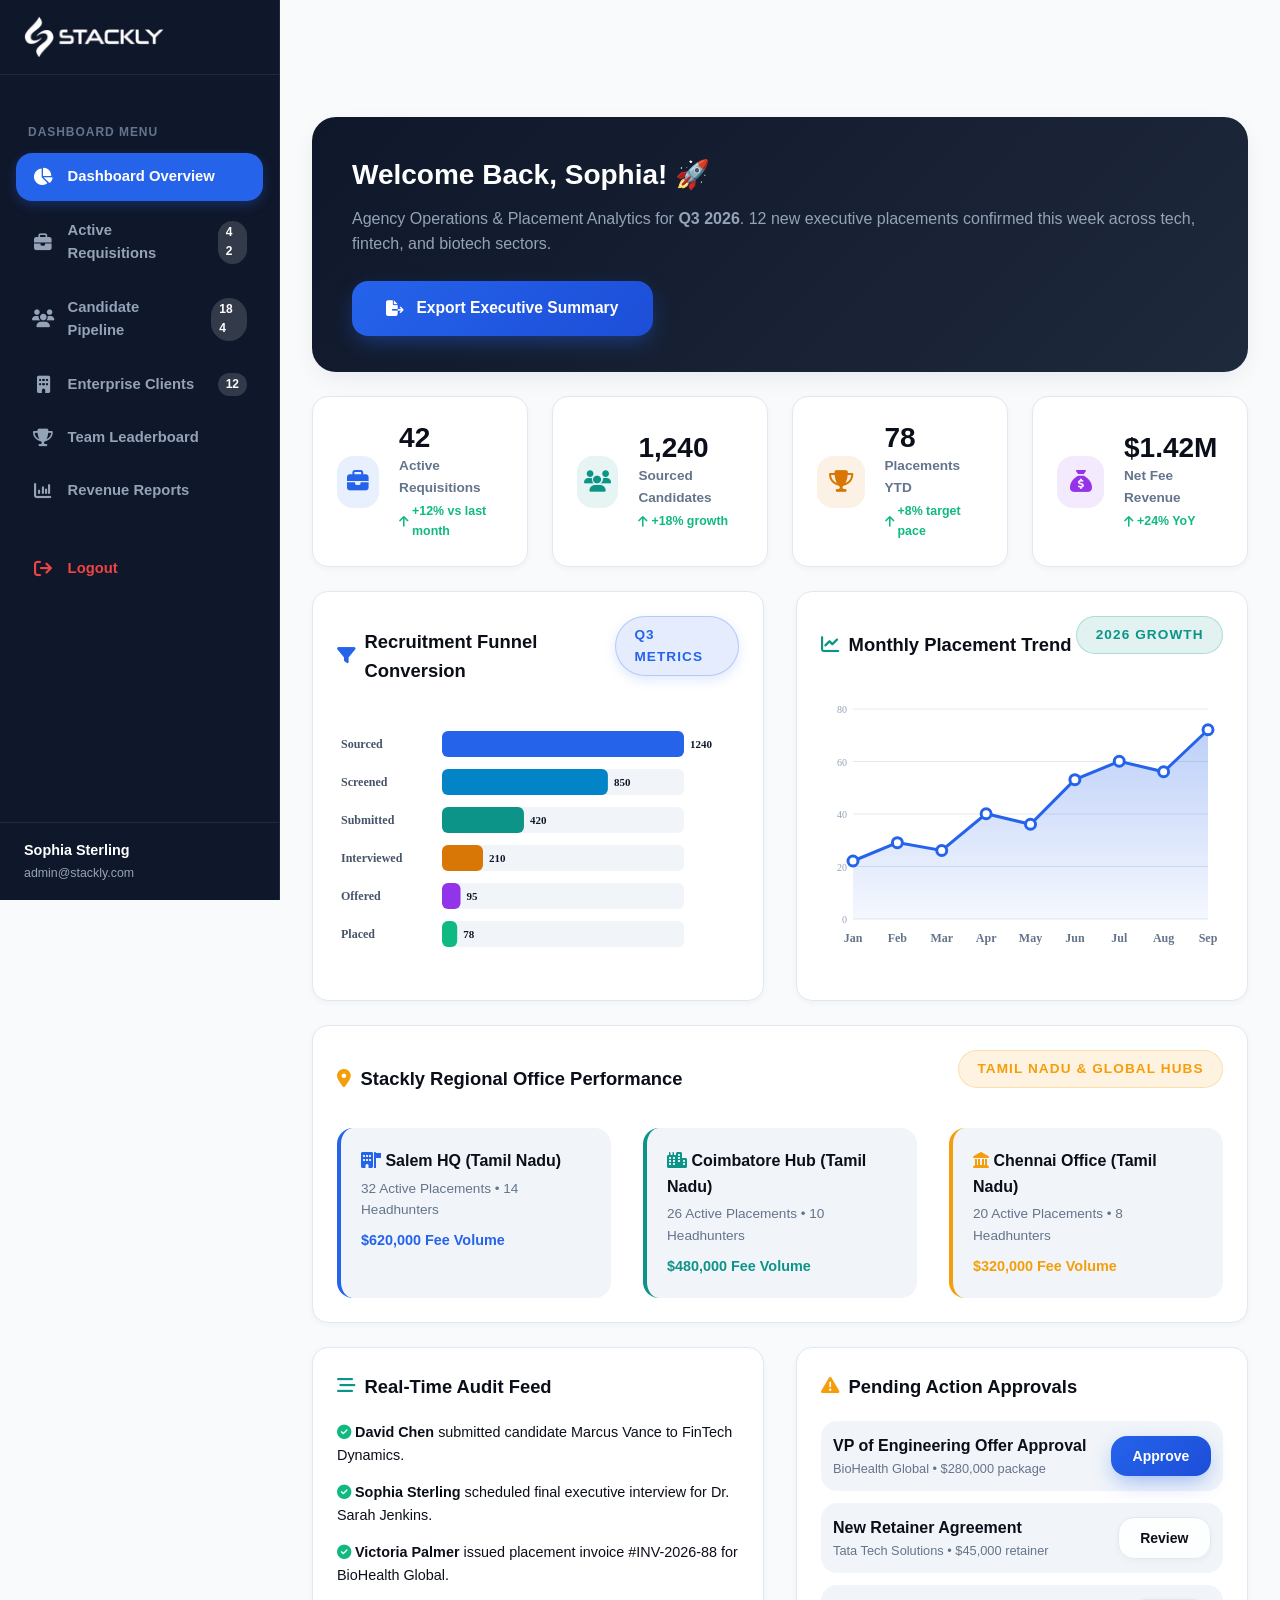
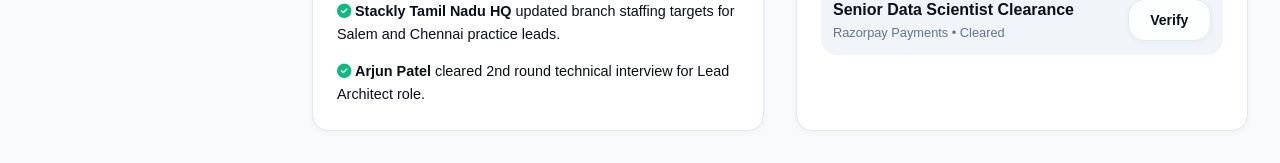
<file: admin-dashboard.html>
<!DOCTYPE html>
<html lang="en">
<head>
  <meta charset="UTF-8">
  <meta name="viewport" content="width=device-width, initial-scale=1.0">
  <meta name="description" content="Stackly Recruitment Agency - Enterprise Recruitment Agency Management Dashboard for Executive Directors and Agency Owners.">
  <title>Admin Dashboard | Stackly Recruitment Agency</title>

  <!-- Open Graph / Meta Tags for Social & Chat Link Previews -->
  <meta property="og:title" content="Admin Dashboard | Stackly Recruitment Agency">
  <meta property="og:description" content="Stackly Recruitment Agency - Enterprise Recruitment Agency Management Dashboard.">
  <meta property="og:image" content="assets/logo.webp">
  <meta property="og:type" content="website">
  <meta property="og:site_name" content="Stackly Recruitment Agency">

  <!-- Font Awesome 6 Icons -->
  <link rel="stylesheet" href="https://cdnjs.cloudflare.com/ajax/libs/font-awesome/6.5.1/css/all.min.css">
  
  <!-- Custom Stylesheets -->
  <link rel="stylesheet" href="assets/style.css">
  <link rel="stylesheet" href="assets/responsive.css">
  <link rel="stylesheet" href="assets/dashboard.css">
</head>
<body>

  <div class="dashboard-layout">
    <!-- SECTION 1: SIDEBAR NAVIGATION -->
    <aside class="dashboard-sidebar">
      <div class="sidebar-header">
        <a href="admin-dashboard.html" class="brand-logo">
          <img src="assets/logo.webp" alt="Stackly Logo" class="brand-logo-img">
        </a>
      </div>

      <nav class="sidebar-menu">
        <div class="sidebar-menu-label">Dashboard Menu</div>
        <a href="#overview" class="sidebar-item active"><i class="fa-solid fa-chart-pie"></i> Dashboard Overview</a>
        <a href="#jobs" class="sidebar-item"><i class="fa-solid fa-briefcase"></i> Active Requisitions <span class="sidebar-badge">42</span></a>
        <a href="#candidates" class="sidebar-item"><i class="fa-solid fa-users"></i> Candidate Pipeline <span class="sidebar-badge">184</span></a>
        <a href="#clients" class="sidebar-item"><i class="fa-solid fa-building"></i> Enterprise Clients <span class="sidebar-badge">12</span></a>
        <a href="#leaderboard" class="sidebar-item"><i class="fa-solid fa-trophy"></i> Team Leaderboard</a>
        <a href="#reports" class="sidebar-item"><i class="fa-solid fa-chart-column"></i> Revenue Reports</a>
        <a href="index.html" class="sidebar-item logout-btn" style="color: #EF4444; margin-top: 1.5rem;"><i class="fa-solid fa-arrow-right-from-bracket"></i> Logout</a>
      </nav>

      <div class="sidebar-footer">
        <div class="user-profile-widget">
          <div class="user-info">
            <div class="user-name">Sophia Sterling</div>
            <div class="user-email-display" style="font-size: 0.775rem; color: #94A3B8; word-break: break-all; margin-top: 0.15rem;">admin@stackly.com</div>
          </div>
        </div>
      </div>
    </aside>

    <!-- MAIN DASHBOARD CONTENT AREA -->
    <main class="dashboard-main">
      <div class="dashboard-body">

        <!-- =================================================================== -->
        <!-- 1. DASHBOARD OVERVIEW SECTION -->
        <!-- =================================================================== -->
        <div id="overview-wrapper">
          <section class="dash-banner" id="overview">
            <div class="dash-banner-content">
              <h2>Welcome Back, <span class="user-greeting-name">Sophia</span>! 🚀</h2>
              <p>Agency Operations & Placement Analytics for <strong>Q3 2026</strong>. 12 new executive placements confirmed this week across tech, fintech, and biotech sectors.</p>
            </div>
            <div class="dash-banner-actions">
              <button class="btn btn-primary" onclick="window.location.href='404.html'" data-quick-action="Generate Executive Summary Report">
                <i class="fa-solid fa-file-export"></i> Export Executive Summary
              </button>
            </div>
          </section>

          <!-- TOP KPIS ROW -->
          <section class="kpi-row" id="kpis" style="margin-top: 1.5rem;">
            <div class="kpi-card">
              <div class="kpi-icon kpi-icon-blue"><i class="fa-solid fa-briefcase"></i></div>
              <div>
                <div class="kpi-value">42</div>
                <div class="kpi-label">Active Requisitions</div>
                <div class="kpi-trend trend-up"><i class="fa-solid fa-arrow-up"></i> +12% vs last month</div>
              </div>
            </div>

            <div class="kpi-card">
              <div class="kpi-icon kpi-icon-teal"><i class="fa-solid fa-users"></i></div>
              <div>
                <div class="kpi-value">1,240</div>
                <div class="kpi-label">Sourced Candidates</div>
                <div class="kpi-trend trend-up"><i class="fa-solid fa-arrow-up"></i> +18% growth</div>
              </div>
            </div>

            <div class="kpi-card">
              <div class="kpi-icon kpi-icon-gold"><i class="fa-solid fa-trophy"></i></div>
              <div>
                <div class="kpi-value">78</div>
                <div class="kpi-label">Placements YTD</div>
                <div class="kpi-trend trend-up"><i class="fa-solid fa-arrow-up"></i> +8% target pace</div>
              </div>
            </div>

            <div class="kpi-card">
              <div class="kpi-icon kpi-icon-purple"><i class="fa-solid fa-sack-dollar"></i></div>
              <div>
                <div class="kpi-value">$1.42M</div>
                <div class="kpi-label">Net Fee Revenue</div>
                <div class="kpi-trend trend-up"><i class="fa-solid fa-arrow-up"></i> +24% YoY</div>
              </div>
            </div>
          </section>

          <!-- CHARTS SECTION: FUNNEL & TREND -->
          <div class="grid grid-2" style="margin-top: 1.5rem;">
            <section class="dash-card" id="funnel-section">
              <div class="dash-card-header">
                <h3 class="dash-card-title"><i class="fa-solid fa-filter" style="color: var(--primary-blue);"></i> Recruitment Funnel Conversion</h3>
                <span class="badge badge-primary">Q3 Metrics</span>
              </div>
              <div class="canvas-responsive">
                <canvas id="funnelChart" height="260"></canvas>
              </div>
            </section>

            <section class="dash-card" id="analytics-section">
              <div class="dash-card-header">
                <h3 class="dash-card-title"><i class="fa-solid fa-chart-line" style="color: var(--accent-teal);"></i> Monthly Placement Trend</h3>
                <span class="badge badge-teal">2026 Growth</span>
              </div>
              <div class="canvas-responsive">
                <canvas id="placementTrendChart" height="260"></canvas>
              </div>
            </section>
          </div>

          <!-- BRANCH OFFICE PERFORMANCE MATRIX -->
          <section class="dash-card" style="margin-top: 1.5rem;">
            <div class="dash-card-header">
              <h3 class="dash-card-title"><i class="fa-solid fa-location-dot" style="color: var(--accent-gold);"></i> Stackly Regional Office Performance</h3>
              <span class="badge badge-gold">Tamil Nadu & Global Hubs</span>
            </div>
            <div class="grid grid-3">
              <div style="background: var(--bg-alt); padding: 1.25rem; border-radius: var(--radius-md); border-left: 4px solid var(--primary-blue);">
                <h4 style="font-weight: 700; font-size: 1rem;"><i class="fa-solid fa-building-flag" style="color: var(--primary-blue);"></i> Salem HQ (Tamil Nadu)</h4>
                <p style="font-size: 0.85rem; color: var(--text-muted); margin-top: 0.25rem;">32 Active Placements • 14 Headhunters</p>
                <div style="margin-top: 0.5rem; font-weight: 700; color: var(--primary-blue); font-size: 0.9rem;">$620,000 Fee Volume</div>
              </div>
              <div style="background: var(--bg-alt); padding: 1.25rem; border-radius: var(--radius-md); border-left: 4px solid var(--accent-teal);">
                <h4 style="font-weight: 700; font-size: 1rem;"><i class="fa-solid fa-city" style="color: var(--accent-teal);"></i> Coimbatore Hub (Tamil Nadu)</h4>
                <p style="font-size: 0.85rem; color: var(--text-muted); margin-top: 0.25rem;">26 Active Placements • 10 Headhunters</p>
                <div style="margin-top: 0.5rem; font-weight: 700; color: var(--accent-teal); font-size: 0.9rem;">$480,000 Fee Volume</div>
              </div>
              <div style="background: var(--bg-alt); padding: 1.25rem; border-radius: var(--radius-md); border-left: 4px solid var(--accent-gold);">
                <h4 style="font-weight: 700; font-size: 1rem;"><i class="fa-solid fa-landmark" style="color: var(--accent-gold);"></i> Chennai Office (Tamil Nadu)</h4>
                <p style="font-size: 0.85rem; color: var(--text-muted); margin-top: 0.25rem;">20 Active Placements • 8 Headhunters</p>
                <div style="margin-top: 0.5rem; font-weight: 700; color: var(--accent-gold); font-size: 0.9rem;">$320,000 Fee Volume</div>
              </div>
            </div>
          </section>

          <!-- RECENT AUDIT FEED & ACTION ITEMS -->
          <div class="grid grid-2" style="margin-top: 1.5rem;">
            <section class="dash-card" id="activity-feed">
              <div class="dash-card-header">
                <h3 class="dash-card-title"><i class="fa-solid fa-stream" style="color: var(--accent-teal);"></i> Real-Time Audit Feed</h3>
              </div>
              <ul style="display: flex; flex-direction: column; gap: 0.85rem; font-size: 0.9rem; color: var(--text-dark);">
                <li><i class="fa-solid fa-circle-check" style="color: #10B981;"></i> <strong>David Chen</strong> submitted candidate Marcus Vance to FinTech Dynamics.</li>
                <li><i class="fa-solid fa-circle-check" style="color: #10B981;"></i> <strong>Sophia Sterling</strong> scheduled final executive interview for Dr. Sarah Jenkins.</li>
                <li><i class="fa-solid fa-circle-check" style="color: #10B981;"></i> <strong>Victoria Palmer</strong> issued placement invoice #INV-2026-88 for BioHealth Global.</li>
                <li><i class="fa-solid fa-circle-check" style="color: #10B981;"></i> <strong>Stackly Tamil Nadu HQ</strong> updated branch staffing targets for Salem and Chennai practice leads.</li>
                <li><i class="fa-solid fa-circle-check" style="color: #10B981;"></i> <strong>Arjun Patel</strong> cleared 2nd round technical interview for Lead Architect role.</li>
              </ul>
            </section>

            <section class="dash-card" id="urgent-actions">
              <div class="dash-card-header">
                <h3 class="dash-card-title"><i class="fa-solid fa-triangle-exclamation" style="color: var(--accent-gold);"></i> Pending Action Approvals</h3>
              </div>
              <div style="display: flex; flex-direction: column; gap: 0.75rem;">
                <div style="padding: 0.75rem; background: var(--bg-alt); border-radius: var(--radius-md); display: flex; justify-content: space-between; align-items: center;">
                  <div>
                    <strong>VP of Engineering Offer Approval</strong>
                    <div style="font-size: 0.8rem; color: var(--text-muted);">BioHealth Global • $280,000 package</div>
                  </div>
                  <button class="btn btn-primary btn-sm" onclick="window.location.href='404.html'" data-quick-action="Approve Offer">Approve</button>
                </div>
                <div style="padding: 0.75rem; background: var(--bg-alt); border-radius: var(--radius-md); display: flex; justify-content: space-between; align-items: center;">
                  <div>
                    <strong>New Retainer Agreement</strong>
                    <div style="font-size: 0.8rem; color: var(--text-muted);">Tata Tech Solutions • $45,000 retainer</div>
                  </div>
                  <button class="btn btn-outline btn-sm" onclick="window.location.href='404.html'" data-quick-action="Review Contract">Review</button>
                </div>
                <div style="padding: 0.75rem; background: var(--bg-alt); border-radius: var(--radius-md); display: flex; justify-content: space-between; align-items: center;">
                  <div>
                    <strong>Senior Data Scientist Clearance</strong>
                    <div style="font-size: 0.8rem; color: var(--text-muted);">Razorpay Payments • Cleared</div>
                  </div>
                  <button class="btn btn-outline btn-sm" onclick="window.location.href='404.html'" data-quick-action="Verify Clearance">Verify</button>
                </div>
              </div>
            </section>
          </div>
        </div>

        <!-- =================================================================== -->
        <!-- 2. ACTIVE REQUISITIONS SECTION -->
        <!-- =================================================================== -->
        <section class="dash-card" id="jobs">
          <div class="dash-card-header">
            <div>
              <h3 class="dash-card-title"><i class="fa-solid fa-list-check" style="color: var(--primary-blue);"></i> Active Client Requisitions (42 Total)</h3>
              <p style="font-size: 0.875rem; color: var(--text-muted); margin-top: 0.25rem;">Live employer requisitions under active headhunting and candidate screening.</p>
            </div>
            <button class="btn btn-primary btn-sm" onclick="window.location.href='404.html'" data-quick-action="Create New Requisition"><i class="fa-solid fa-plus"></i> Post Job Requisition</button>
          </div>

          <!-- Status Bar Filters -->
          <div style="display: flex; gap: 1rem; margin-bottom: 1.5rem; flex-wrap: wrap;">
            <div style="background: rgba(37, 99, 235, 0.08); padding: 0.6rem 1.25rem; border-radius: var(--radius-md); border: 1px solid rgba(37, 99, 235, 0.2); font-size: 0.875rem;">
              <strong style="color: var(--primary-blue);">24</strong> Sourcing Active
            </div>
            <div style="background: rgba(13, 148, 136, 0.08); padding: 0.6rem 1.25rem; border-radius: var(--radius-md); border: 1px solid rgba(13, 148, 136, 0.2); font-size: 0.875rem;">
              <strong style="color: var(--accent-teal);">12</strong> Interviewing
            </div>
            <div style="background: rgba(245, 158, 11, 0.08); padding: 0.6rem 1.25rem; border-radius: var(--radius-md); border: 1px solid rgba(245, 158, 11, 0.2); font-size: 0.875rem;">
              <strong style="color: var(--accent-gold);">4</strong> Offer Stage
            </div>
            <div style="background: rgba(16, 185, 129, 0.08); padding: 0.6rem 1.25rem; border-radius: var(--radius-md); border: 1px solid rgba(16, 185, 129, 0.2); font-size: 0.875rem;">
              <strong style="color: #10B981;">2</strong> Placements Closed
            </div>
          </div>

          <!-- Requisition Table -->
          <div class="table-responsive">
            <table class="dash-table">
              <thead>
                <tr>
                  <th>Job Title</th>
                  <th>Practice Area</th>
                  <th>Client Company</th>
                  <th>Lead Recruiter</th>
                  <th>Salary Range</th>
                  <th>Shortlisted</th>
                  <th>Status</th>
                  <th>Action</th>
                </tr>
              </thead>
              <tbody>
                <tr>
                  <td><strong>Principal AI & Cloud Architect</strong></td>
                  <td>Technology</td>
                  <td>FinTech Dynamics</td>
                  <td>David Chen</td>
                  <td>$210,000 - $240,000</td>
                  <td>14 candidates</td>
                  <td><span class="status-badge status-active">Interviewing</span></td>
                  <td><button class="btn btn-outline btn-sm" onclick="window.location.href='404.html'" data-quick-action="Manage Requisition">Manage</button></td>
                </tr>
                <tr>
                  <td><strong>VP of Global Engineering</strong></td>
                  <td>Technology</td>
                  <td>CloudScale Solutions</td>
                  <td>Sophia Sterling</td>
                  <td>$280,000 - $340,000</td>
                  <td>8 candidates</td>
                  <td><span class="status-badge status-pending">Offer Stage</span></td>
                  <td><button class="btn btn-outline btn-sm" onclick="window.location.href='404.html'" data-quick-action="Manage Requisition">Manage</button></td>
                </tr>
                <tr>
                  <td><strong>Chief Medical Officer (CMO)</strong></td>
                  <td>Healthcare</td>
                  <td>BioGenix Labs</td>
                  <td>Victoria Palmer</td>
                  <td>$420,000 - $500,000</td>
                  <td>5 candidates</td>
                  <td><span class="status-badge status-active">Sourcing</span></td>
                  <td><button class="btn btn-outline btn-sm" onclick="window.location.href='404.html'" data-quick-action="Manage Requisition">Manage</button></td>
                </tr>
                <tr>
                  <td><strong>Lead Quant Risk Strategist</strong></td>
                  <td>FinTech</td>
                  <td>Stackly Capital Partners</td>
                  <td>David Chen</td>
                  <td>$310,000 - $380,000</td>
                  <td>12 candidates</td>
                  <td><span class="status-badge status-active">Interviewing</span></td>
                  <td><button class="btn btn-outline btn-sm" onclick="window.location.href='404.html'" data-quick-action="Manage Requisition">Manage</button></td>
                </tr>
                <tr>
                  <td><strong>Director of Product Management</strong></td>
                  <td>SaaS</td>
                  <td>SaaSify Enterprise</td>
                  <td>Sophia Sterling</td>
                  <td>$220,000 - $260,000</td>
                  <td>9 candidates</td>
                  <td><span class="status-badge status-active">Sourcing</span></td>
                  <td><button class="btn btn-outline btn-sm" onclick="window.location.href='404.html'" data-quick-action="Manage Requisition">Manage</button></td>
                </tr>
                <tr>
                  <td><strong>Head of Cybersecurity (CISO)</strong></td>
                  <td>Cybersecurity</td>
                  <td>Tata Tech Solutions</td>
                  <td>Victoria Palmer</td>
                  <td>$290,000 - $350,000</td>
                  <td>7 candidates</td>
                  <td><span class="status-badge status-pending">Offer Stage</span></td>
                  <td><button class="btn btn-outline btn-sm" onclick="window.location.href='404.html'" data-quick-action="Manage Requisition">Manage</button></td>
                </tr>
              </tbody>
            </table>
          </div>
        </section>

        <!-- =================================================================== -->
        <!-- 3. CANDIDATE PIPELINE SECTION -->
        <!-- =================================================================== -->
        <section class="dash-card" id="candidates">
          <div class="dash-card-header">
            <div>
              <h3 class="dash-card-title"><i class="fa-solid fa-users" style="color: var(--accent-teal);"></i> Global Candidate Database & Pipeline (1,240 Total)</h3>
              <p style="font-size: 0.875rem; color: var(--text-muted); margin-top: 0.25rem;">Live candidate database search across tech, finance, and healthcare practices.</p>
            </div>
            <button class="btn btn-primary btn-sm" onclick="window.location.href='404.html'" data-quick-action="Add Candidate Profile"><i class="fa-solid fa-user-plus"></i> Import Resume Profile</button>
          </div>

          <div style="position: relative; margin-bottom: 1.5rem;">
            <input type="text" id="dash-table-search" placeholder="Search candidate by name, skill, location or target role..." class="form-control" style="padding-left: 2.75rem;" aria-label="Search candidate pipeline">
            <i class="fa-solid fa-magnifying-glass" style="position: absolute; left: 1rem; top: 50%; transform: translateY(-50%); color: var(--text-muted);"></i>
          </div>

          <div class="table-responsive">
            <table class="dash-table">
              <thead>
                <tr>
                  <th>Candidate Name</th>
                  <th>Current Title</th>
                  <th>Primary Skillset</th>
                  <th>Location</th>
                  <th>Match Score</th>
                  <th>Status</th>
                  <th>Action</th>
                </tr>
              </thead>
              <tbody>
                <tr>
                  <td><strong>Elena Rostova</strong></td>
                  <td>Staff AI Engineer</td>
                  <td>PyTorch, LLM Fine-Tuning, AWS</td>
                  <td>New York, USA</td>
                  <td><span style="color: #F59E0B;">★★★★★</span> 98%</td>
                  <td><span class="status-badge status-active">Shortlisted</span></td>
                  <td><button class="btn btn-outline btn-sm" onclick="window.location.href='404.html'" data-quick-action="View Profile">View Profile</button></td>
                </tr>
                <tr>
                  <td><strong>Marcus Vance</strong></td>
                  <td>VP Engineering</td>
                  <td>Go, Kubernetes, System Design</td>
                  <td>San Francisco, USA</td>
                  <td><span style="color: #F59E0B;">★★★★★</span> 95%</td>
                  <td><span class="status-badge status-pending">Interview Scheduled</span></td>
                  <td><button class="btn btn-outline btn-sm" onclick="window.location.href='404.html'" data-quick-action="View Profile">View Profile</button></td>
                </tr>
                <tr>
                  <td><strong>Dr. Sarah Jenkins</strong></td>
                  <td>Clinical Research Lead</td>
                  <td>Oncology, Clinical Trials, FDA</td>
                  <td>London, UK</td>
                  <td><span style="color: #F59E0B;">★★★★★</span> 97%</td>
                  <td><span class="status-badge status-active">Offer Extended</span></td>
                  <td><button class="btn btn-outline btn-sm" onclick="window.location.href='404.html'" data-quick-action="View Profile">View Profile</button></td>
                </tr>
                <tr>
                  <td><strong>Arjun Patel</strong></td>
                  <td>Lead Architect</td>
                  <td>React, Microservices, Node.js</td>
                  <td>Chennai, India</td>
                  <td><span style="color: #F59E0B;">★★★★☆</span> 90%</td>
                  <td><span class="status-badge status-active">Screening</span></td>
                  <td><button class="btn btn-outline btn-sm" onclick="window.location.href='404.html'" data-quick-action="View Profile">View Profile</button></td>
                </tr>
                <tr>
                  <td><strong>Vikram Sundaram</strong></td>
                  <td>Principal Cloud Engineer</td>
                  <td>DevOps, Terraform, Azure</td>
                  <td>Salem, India</td>
                  <td><span style="color: #F59E0B;">★★★★★</span> 94%</td>
                  <td><span class="status-badge status-active">Technical Round</span></td>
                  <td><button class="btn btn-outline btn-sm" onclick="window.location.href='404.html'" data-quick-action="View Profile">View Profile</button></td>
                </tr>
              </tbody>
            </table>
          </div>
        </section>

        <!-- =================================================================== -->
        <!-- 4. ENTERPRISE CLIENTS SECTION -->
        <!-- =================================================================== -->
        <section class="dash-card" id="clients">
          <div class="dash-card-header">
            <div>
              <h3 class="dash-card-title"><i class="fa-solid fa-building" style="color: var(--accent-gold);"></i> Enterprise Partner Accounts (12 Active Accounts)</h3>
              <p style="font-size: 0.875rem; color: var(--text-muted); margin-top: 0.25rem;">Corporate clients with active retainer search agreements.</p>
            </div>
            <button class="btn btn-primary btn-sm" onclick="window.location.href='404.html'" data-quick-action="Add Corporate Client"><i class="fa-solid fa-plus"></i> Onboard New Client</button>
          </div>

          <div class="grid grid-3">
            <div class="card">
              <h4 style="font-size: 1.1rem; font-weight: 800; color: var(--text-dark);">FinTech Dynamics</h4>
              <p class="card-desc">Retained Account • 6 Open Roles</p>
              <div style="font-size: 0.85rem; color: var(--primary-blue); font-weight: 700; margin-top: 0.5rem;">Lead: David Chen</div>
              <button class="btn btn-outline btn-sm" style="margin-top: 1rem; width: 100%;" onclick="window.location.href='404.html'" data-quick-action="View Client Account">Account Details</button>
            </div>
            <div class="card">
              <h4 style="font-size: 1.1rem; font-weight: 800; color: var(--text-dark);">CloudScale Solutions</h4>
              <p class="card-desc">Exclusive Account • 4 Open Roles</p>
              <div style="font-size: 0.85rem; color: var(--accent-teal); font-weight: 700; margin-top: 0.5rem;">Lead: Sophia Sterling</div>
              <button class="btn btn-outline btn-sm" style="margin-top: 1rem; width: 100%;" onclick="window.location.href='404.html'" data-quick-action="View Client Account">Account Details</button>
            </div>
            <div class="card">
              <h4 style="font-size: 1.1rem; font-weight: 800; color: var(--text-dark);">BioGenix Labs</h4>
              <p class="card-desc">Retained Account • 5 Open Roles</p>
              <div style="font-size: 0.85rem; color: var(--accent-gold); font-weight: 700; margin-top: 0.5rem;">Lead: Victoria Palmer</div>
              <button class="btn btn-outline btn-sm" style="margin-top: 1rem; width: 100%;" onclick="window.location.href='404.html'" data-quick-action="View Client Account">Account Details</button>
            </div>
          </div>
        </section>

        <!-- =================================================================== -->
        <!-- 5. TEAM LEADERBOARD SECTION -->
        <!-- =================================================================== -->
        <section class="dash-card" id="leaderboard">
          <div class="dash-card-header">
            <div>
              <h3 class="dash-card-title"><i class="fa-solid fa-trophy" style="color: var(--accent-gold);"></i> Headhunter Performance Leaderboard (Q3)</h3>
              <p style="font-size: 0.875rem; color: var(--text-muted); margin-top: 0.25rem;">Monthly placement totals and fee volume generated per recruiter.</p>
            </div>
            <button class="btn btn-outline btn-sm" onclick="window.location.href='404.html'" data-quick-action="View Full Rankings">Full Rankings</button>
          </div>

          <div class="table-responsive">
            <table class="dash-table">
              <thead>
                <tr>
                  <th>Rank</th>
                  <th>Recruiter Name</th>
                  <th>Practice Lead</th>
                  <th>Placements (Q3)</th>
                  <th>Fee Volume</th>
                  <th>Avg Time-to-Fill</th>
                </tr>
              </thead>
              <tbody>
                <tr>
                  <td><strong>#1 🏆</strong></td>
                  <td><strong>Sophia Sterling</strong></td>
                  <td>Executive Search</td>
                  <td>28 Hires</td>
                  <td><strong style="color: var(--primary-blue);">$680,000</strong></td>
                  <td>16 Days</td>
                </tr>
                <tr>
                  <td><strong>#2 🥈</strong></td>
                  <td><strong>David Chen</strong></td>
                  <td>AI & Engineering</td>
                  <td>24 Hires</td>
                  <td><strong style="color: var(--accent-teal);">$520,000</strong></td>
                  <td>18 Days</td>
                </tr>
                <tr>
                  <td><strong>#3 🥉</strong></td>
                  <td><strong>Victoria Palmer</strong></td>
                  <td>Healthcare & BioTech</td>
                  <td>18 Hires</td>
                  <td><strong style="color: var(--accent-gold);">$380,000</strong></td>
                  <td>21 Days</td>
                </tr>
              </tbody>
            </table>
          </div>
        </section>

        <!-- =================================================================== -->
        <!-- 6. REVENUE REPORTS SECTION -->
        <!-- =================================================================== -->
        <section class="dash-card" id="reports">
          <div class="dash-card-header">
            <div>
              <h3 class="dash-card-title"><i class="fa-solid fa-chart-column" style="color: var(--primary-blue);"></i> Agency Financial & Billing Summary</h3>
              <p style="font-size: 0.875rem; color: var(--text-muted); margin-top: 0.25rem;">Overview of invoices issued, retainer deposits, and net fees collected.</p>
            </div>
            <button class="btn btn-primary btn-sm" onclick="window.location.href='404.html'" data-quick-action="Download Revenue Report"><i class="fa-solid fa-file-pdf"></i> Download PDF Report</button>
          </div>

          <div class="grid grid-3">
            <div style="background: var(--bg-alt); padding: 1.5rem; border-radius: var(--radius-md); text-align: center;">
              <div style="font-size: 0.85rem; color: var(--text-muted); font-weight: 700; text-transform: uppercase;">Retainer Search Fees</div>
              <div style="font-size: 1.75rem; font-weight: 900; color: var(--primary-blue); margin: 0.5rem 0;">$820,000</div>
              <div style="font-size: 0.8rem; color: #10B981;">+18% Target Exceeded</div>
            </div>
            <div style="background: var(--bg-alt); padding: 1.5rem; border-radius: var(--radius-md); text-align: center;">
              <div style="font-size: 0.85rem; color: var(--text-muted); font-weight: 700; text-transform: uppercase;">Contingency Placements</div>
              <div style="font-size: 1.75rem; font-weight: 900; color: var(--accent-teal); margin: 0.5rem 0;">$440,000</div>
              <div style="font-size: 0.8rem; color: #10B981;">+12% vs Q2</div>
            </div>
            <div style="background: var(--bg-alt); padding: 1.5rem; border-radius: var(--radius-md); text-align: center;">
              <div style="font-size: 0.85rem; color: var(--text-muted); font-weight: 700; text-transform: uppercase;">Contract Staffing Margin</div>
              <div style="font-size: 1.75rem; font-weight: 900; color: var(--accent-gold); margin: 0.5rem 0;">$160,000</div>
              <div style="font-size: 0.8rem; color: #10B981;">+25% Recurring Margin</div>
            </div>
          </div>
        </section>

      </div>
    </main>
  </div>

  <script src="assets/main.js"></script>
  <script src="assets/auth.js"></script>
  <script src="assets/dashboard.js"></script>
</body>
</html>
</file>
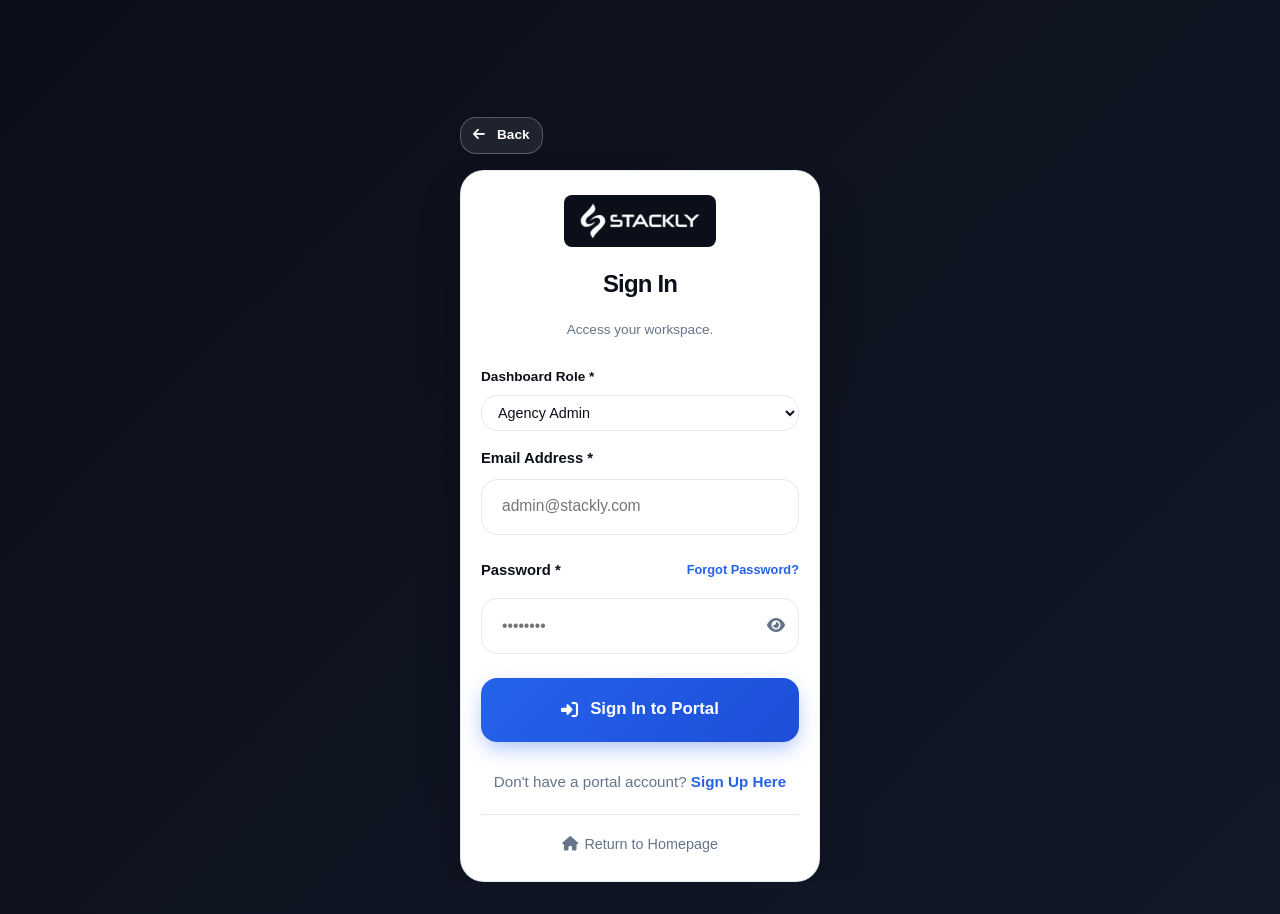
<file: login.html>
<!DOCTYPE html>
<html lang="en">
<head>
  <meta charset="UTF-8">
  <meta name="viewport" content="width=device-width, initial-scale=1.0">
  <meta name="description" content="Login to Stackly Recruitment Portal - Admin Dashboard or Recruiter Workspace.">
  <title>Login | Stackly Recruitment Agency</title>

  <!-- Open Graph / Meta Tags for Social & Chat Link Previews -->
  <meta property="og:title" content="Login | Stackly Recruitment Agency">
  <meta property="og:description" content="Login to Stackly Recruitment Portal - Admin Dashboard or Recruiter Workspace.">
  <meta property="og:image" content="assets/logo.webp">
  <meta property="og:type" content="website">
  <meta property="og:site_name" content="Stackly Recruitment Agency">
  <meta name="twitter:card" content="summary_large_image">
  <meta name="twitter:title" content="Login | Stackly Recruitment Agency">
  <meta name="twitter:description" content="Login to Stackly Recruitment Portal - Admin Dashboard or Recruiter Workspace.">
  <meta name="twitter:image" content="assets/logo.webp">

  <!-- Font Awesome 6 Icons -->
  <link rel="stylesheet" href="https://cdnjs.cloudflare.com/ajax/libs/font-awesome/6.5.1/css/all.min.css">
  
  <!-- Custom Stylesheets -->
  <link rel="stylesheet" href="assets/style.css">
  <link rel="stylesheet" href="assets/responsive.css">
</head>
<body style="background: linear-gradient(135deg, #0B0F19 0%, #111827 100%); min-height: 100vh; display: flex; align-items: center; justify-content: center; padding: 2rem 1rem;">

  <main style="width: 100%; display: flex; align-items: center; justify-content: center;">
    <div class="container container-narrow" style="max-width: 360px; padding: 0;">
      
      <!-- Top Back to Home Button -->
      <div style="margin-bottom: 1rem;">
        <a href="index.html" class="btn btn-outline btn-sm" style="color: #FFFFFF; border-color: rgba(255,255,255,0.25); background: rgba(255,255,255,0.08); padding: 0.4rem 0.75rem; font-size: 0.85rem;">
          <i class="fa-solid fa-arrow-left"></i> Back
        </a>
      </div>

      <div class="card" style="padding: 1.5rem 1.25rem; background-color: #FFFFFF; border-radius: var(--radius-lg); box-shadow: 0 25px 50px -12px rgba(0, 0, 0, 0.4);">
        <div class="text-center" style="margin-bottom: 1.5rem;">
          <a href="index.html" class="brand-logo" style="display: inline-block; margin-bottom: 1rem; background: #0B0F19; padding: 0.5rem 1rem; border-radius: 8px;">
            <img src="assets/logo.webp" alt="Stackly Logo" class="brand-logo-img" style="height: 36px; display: block;">
          </a>
          <h1 class="section-title" style="font-size: 1.5rem; margin-top: 0;">Sign In</h1>
          <p class="section-description" style="font-size: 0.85rem; margin-bottom: 0;">Access your workspace.</p>
        </div>

        <form id="login-form" novalidate>
          <div class="form-group" style="margin-bottom: 1rem;">
            <label class="form-label" style="font-size: 0.85rem;">Dashboard Role *</label>
            <select class="form-control" name="login-role" style="padding: 0.5rem 0.75rem; font-size: 0.9rem;" required>
              <option value="Admin">Agency Admin</option>
              <option value="Recruiter">Senior Recruiter</option>
            </select>
          </div>

          <div class="form-group">
            <label for="login-email" class="form-label">Email Address *</label>
            <input type="email" id="login-email" class="form-control" placeholder="admin@stackly.com" required>
            <div class="invalid-feedback">Please enter a valid email address.</div>
          </div>

          <div class="form-group">
            <div style="display: flex; justify-content: space-between; align-items: center; margin-bottom: 0.5rem;">
              <label for="login-password" class="form-label" style="margin-bottom: 0;">Password *</label>
              <a href="404.html" style="font-size: 0.8rem; color: var(--primary-blue); text-decoration: none; font-weight: 600;">Forgot Password?</a>
            </div>
            <div style="position: relative;">
              <input type="password" id="login-password" class="form-control" placeholder="••••••••" required>
              <button type="button" class="password-toggle-btn" aria-label="Toggle Password Visibility" style="position: absolute; right: 0.85rem; top: 50%; transform: translateY(-50%); color: var(--text-muted);">
                <i class="fa-solid fa-eye"></i>
              </button>
            </div>
            <div class="invalid-feedback">Password is required.</div>
          </div>



          <button type="submit" class="btn btn-primary btn-lg" style="width: 100%;">
            <i class="fa-solid fa-right-to-bracket"></i> Sign In to Portal
          </button>
        </form>

        <div class="text-center" style="margin-top: 1.75rem; font-size: 0.95rem; color: var(--text-muted);">
          Don't have a portal account? <a href="signup.html" style="color: var(--primary-blue); font-weight: 700;">Sign Up Here</a>
        </div>

        <div class="text-center" style="margin-top: 1.25rem; padding-top: 1rem; border-top: 1px solid var(--border-light);">
          <a href="index.html" style="color: var(--text-muted); font-size: 0.9rem; text-decoration: none; display: inline-flex; align-items: center; gap: 0.4rem;">
            <i class="fa-solid fa-house"></i> Return to Homepage
          </a>
        </div>

      </div>
    </div>
  </main>

  <script src="assets/main.js"></script>
  <script src="assets/auth.js"></script>
  <script src="assets/validation.js"></script>
</body>
</html>
</file>
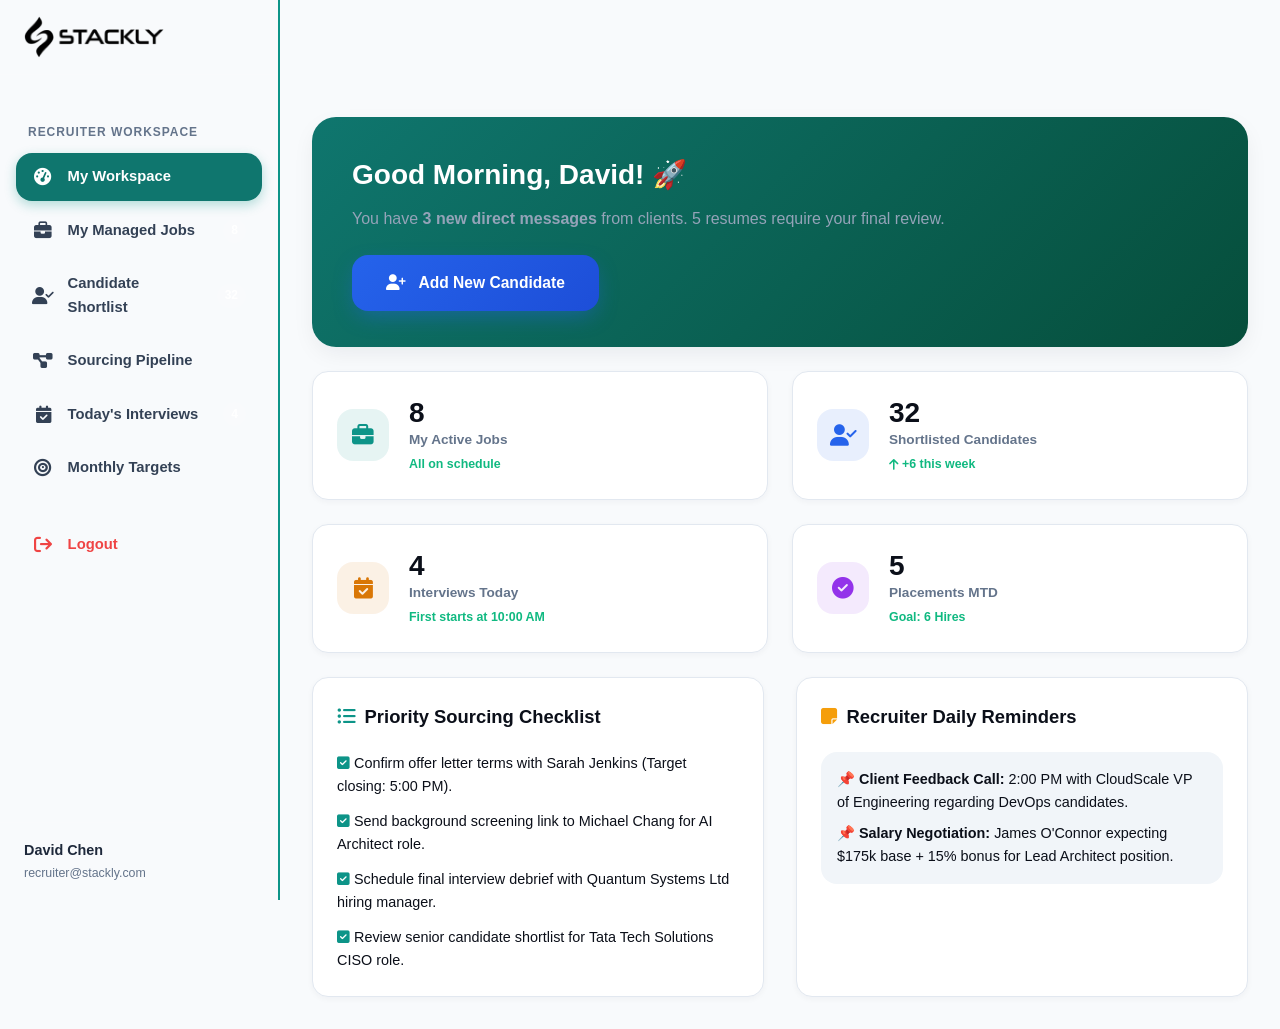
<file: recruiter-dashboard.html>
<!DOCTYPE html>
<html lang="en">
<head>
  <meta charset="UTF-8">
  <meta name="viewport" content="width=device-width, initial-scale=1.0">
  <meta name="description" content="Stackly Recruitment Agency - Recruiter Workspace Dashboard for Senior Headhunters and Staffing Consultants.">
  <title>Recruiter Workspace | Stackly Recruitment Agency</title>

  <!-- Open Graph / Meta Tags for Social & Chat Link Previews -->
  <meta property="og:title" content="Recruiter Workspace | Stackly Recruitment Agency">
  <meta property="og:description" content="Stackly Recruitment Agency - Recruiter Workspace Dashboard.">
  <meta property="og:image" content="assets/logo.webp">
  <meta property="og:type" content="website">
  <meta property="og:site_name" content="Stackly Recruitment Agency">

  <!-- Font Awesome 6 Icons -->
  <link rel="stylesheet" href="https://cdnjs.cloudflare.com/ajax/libs/font-awesome/6.5.1/css/all.min.css">
  
  <!-- Custom Stylesheets -->
  <link rel="stylesheet" href="assets/style.css">
  <link rel="stylesheet" href="assets/responsive.css">
  <link rel="stylesheet" href="assets/dashboard.css">
  
  <style>
    /* Recruiter Dashboard Unique Theme */
    .dashboard-sidebar {
      background-color: #F8FAFC !important;
      border-right: 1px solid #E2E8F0;
    }
    .dashboard-sidebar .brand-logo-img {
      filter: brightness(0);
    }
    .sidebar-menu-label {
      color: #64748B !important;
    }
    .sidebar-item {
      color: #334155 !important;
    }
    .sidebar-item:hover, .sidebar-item.active {
      background-color: #0F766E !important;
      color: #FFFFFF !important;
    }
    .user-name { color: #1E293B !important; }
    .user-email-display { color: #64748B !important; }
    .logout-btn { color: #EF4444 !important; }
    
    /* Restructure layout order */
    .dashboard-body {
      display: flex;
      flex-direction: column;
    }
    #welcome-wrapper { order: 1; }
    #interviews { order: 2; }
    #pipeline { order: 3; }
    #active-jobs { order: 4; }
    #shortlist { order: 5; }
    #targets { order: 6; }
    
    /* Modify specific sections */
    .dash-banner {
      background: linear-gradient(135deg, #0F766E 0%, #064E3B 100%) !important;
    }
  </style>
</head>
<body class="recruiter-theme">

  <div class="dashboard-layout">
    <!-- SECTION 1: RECRUITER SIDEBAR NAVIGATION -->
    <aside class="dashboard-sidebar">
      <div class="sidebar-header">
        <a href="recruiter-dashboard.html" class="brand-logo">
          <img src="assets/logo.webp" alt="Stackly Logo" class="brand-logo-img">
        </a>
      </div>

      <nav class="sidebar-menu">
        <div class="sidebar-menu-label">Recruiter Workspace</div>
        <a href="#welcome" class="sidebar-item active"><i class="fa-solid fa-gauge-high"></i> My Workspace</a>
        <a href="#active-jobs" class="sidebar-item"><i class="fa-solid fa-briefcase"></i> My Managed Jobs <span class="sidebar-badge">8</span></a>
        <a href="#shortlist" class="sidebar-item"><i class="fa-solid fa-user-check"></i> Candidate Shortlist <span class="sidebar-badge">32</span></a>
        <a href="#pipeline" class="sidebar-item"><i class="fa-solid fa-diagram-project"></i> Sourcing Pipeline</a>
        <a href="#interviews" class="sidebar-item"><i class="fa-solid fa-calendar-check"></i> Today's Interviews <span class="sidebar-badge">4</span></a>
        <a href="#targets" class="sidebar-item"><i class="fa-solid fa-bullseye"></i> Monthly Targets</a>
        <a href="index.html" class="sidebar-item logout-btn" style="color: #EF4444; margin-top: 1.5rem;"><i class="fa-solid fa-arrow-right-from-bracket"></i> Logout</a>
      </nav>

      <div class="sidebar-footer">
        <div class="user-profile-widget">
          <div class="user-info">
            <div class="user-name">David Chen</div>
            <div class="user-email-display" style="font-size: 0.775rem; color: #94A3B8; word-break: break-all; margin-top: 0.15rem;">recruiter@stackly.com</div>
          </div>
        </div>
      </div>
    </aside>

    <!-- MAIN RECRUITER CONTENT AREA -->
    <main class="dashboard-main">
      <div class="dashboard-body">

        <!-- =================================================================== -->
        <!-- 1. MY WORKSPACE SECTION -->
        <!-- =================================================================== -->
        <div id="welcome-wrapper">
          <section class="dash-banner" id="welcome">
            <div class="dash-banner-content">
              <h2>Good Morning, <span class="user-greeting-name">David</span>! 🚀</h2>
              <p>You have <strong>3 new direct messages</strong> from clients. 5 resumes require your final review.</p>
            </div>
            <div class="dash-banner-actions">
              <button class="btn btn-primary" style="background-color: var(--accent-teal);" onclick="window.location.href='404.html'" data-quick-action="Schedule New Candidate Screening">
                <i class="fa-solid fa-user-plus"></i> Add New Candidate
              </button>
            </div>
          </section>

          <!-- PERSONAL KPIS -->
          <section class="kpi-row" id="personal-kpis" style="margin-top: 1.5rem; display: grid; grid-template-columns: repeat(2, 1fr); gap: 1.5rem;">
            <div class="kpi-card">
              <div class="kpi-icon kpi-icon-teal"><i class="fa-solid fa-briefcase"></i></div>
              <div>
                <div class="kpi-value">8</div>
                <div class="kpi-label">My Active Jobs</div>
                <div class="kpi-trend trend-up">All on schedule</div>
              </div>
            </div>

            <div class="kpi-card">
              <div class="kpi-icon kpi-icon-blue"><i class="fa-solid fa-user-check"></i></div>
              <div>
                <div class="kpi-value">32</div>
                <div class="kpi-label">Shortlisted Candidates</div>
                <div class="kpi-trend trend-up"><i class="fa-solid fa-arrow-up"></i> +6 this week</div>
              </div>
            </div>

            <div class="kpi-card">
              <div class="kpi-icon kpi-icon-gold"><i class="fa-solid fa-calendar-check"></i></div>
              <div>
                <div class="kpi-value">4</div>
                <div class="kpi-label">Interviews Today</div>
                <div class="kpi-trend trend-up">First starts at 10:00 AM</div>
              </div>
            </div>

            <div class="kpi-card">
              <div class="kpi-icon kpi-icon-purple"><i class="fa-solid fa-circle-check"></i></div>
              <div>
                <div class="kpi-value">5</div>
                <div class="kpi-label">Placements MTD</div>
                <div class="kpi-trend trend-up">Goal: 6 Hires</div>
              </div>
            </div>
          </section>

          <!-- WORKFLOW CHECKLIST & QUICK NOTES -->
          <div class="grid grid-2" style="margin-top: 1.5rem;">
            <section class="dash-card">
              <div class="dash-card-header">
                <h3 class="dash-card-title"><i class="fa-solid fa-list-ul" style="color: var(--accent-teal);"></i> Priority Sourcing Checklist</h3>
              </div>
              <ul style="font-size: 0.9rem; display: flex; flex-direction: column; gap: 0.75rem; color: var(--text-dark);">
                <li><i class="fa-solid fa-square-check" style="color: var(--accent-teal);"></i> Confirm offer letter terms with Sarah Jenkins (Target closing: 5:00 PM).</li>
                <li><i class="fa-solid fa-square-check" style="color: var(--accent-teal);"></i> Send background screening link to Michael Chang for AI Architect role.</li>
                <li><i class="fa-solid fa-square-check" style="color: var(--accent-teal);"></i> Schedule final interview debrief with Quantum Systems Ltd hiring manager.</li>
                <li><i class="fa-solid fa-square-check" style="color: var(--accent-teal);"></i> Review senior candidate shortlist for Tata Tech Solutions CISO role.</li>
              </ul>
            </section>

            <section class="dash-card">
              <div class="dash-card-header">
                <h3 class="dash-card-title"><i class="fa-solid fa-note-sticky" style="color: var(--accent-gold);"></i> Recruiter Daily Reminders</h3>
              </div>
              <div style="background: var(--bg-alt); padding: 1rem; border-radius: var(--radius-md); font-size: 0.9rem; line-height: 1.6;">
                <p>📌 <strong>Client Feedback Call:</strong> 2:00 PM with CloudScale VP of Engineering regarding DevOps candidates.</p>
                <p style="margin-top: 0.5rem;">📌 <strong>Salary Negotiation:</strong> James O'Connor expecting $175k base + 15% bonus for Lead Architect position.</p>
              </div>
            </section>
          </div>
        </div>

        <!-- =================================================================== -->
        <!-- 2. MY MANAGED JOBS SECTION -->
        <!-- =================================================================== -->
        <section class="dash-card" id="active-jobs" style="margin-top: 1.5rem;">
          <div class="dash-card-header">
            <h3 class="dash-card-title"><i class="fa-solid fa-list-check" style="color: var(--primary-blue);"></i> My Active Managed Requisitions (8 Total)</h3>
            <button class="btn btn-outline btn-sm" onclick="window.location.href='404.html'" data-quick-action="Post Requisition"><i class="fa-solid fa-plus"></i> Post Job</button>
          </div>
          <div class="table-responsive">
            <table class="dash-table">
              <thead>
                <tr>
                  <th>Job Title</th>
                  <th>Client Company</th>
                  <th>Salary Budget</th>
                  <th>Submissions</th>
                  <th>Status</th>
                  <th>Action</th>
                </tr>
              </thead>
              <tbody>
                <tr>
                  <td><strong>Head of Machine Learning</strong></td>
                  <td>Quantum Systems Ltd</td>
                  <td>$210,000 - $240,000</td>
                  <td>6 candidates</td>
                  <td><span class="status-badge status-active">Active</span></td>
                  <td><button class="btn btn-outline btn-sm" onclick="window.location.href='404.html'" data-quick-action="View Shortlist">Manage</button></td>
                </tr>
                <tr>
                  <td><strong>Cloud Infrastructure Manager</strong></td>
                  <td>Global Logistics Inc</td>
                  <td>$165,000 - $190,000</td>
                  <td>4 candidates</td>
                  <td><span class="status-badge status-pending">Screening</span></td>
                  <td><button class="btn btn-outline btn-sm" onclick="window.location.href='404.html'" data-quick-action="View Shortlist">Manage</button></td>
                </tr>
                <tr>
                  <td><strong>Senior React Developer</strong></td>
                  <td>Acme Tech Group</td>
                  <td>$160,000 - $190,000</td>
                  <td>8 candidates</td>
                  <td><span class="status-badge status-active">Interviewing</span></td>
                  <td><button class="btn btn-outline btn-sm" onclick="window.location.href='404.html'" data-quick-action="View Shortlist">Manage</button></td>
                </tr>
                <tr>
                  <td><strong>VP of Technology</strong></td>
                  <td>HealthCare Partners</td>
                  <td>$220,000 - $250,000</td>
                  <td>5 candidates</td>
                  <td><span class="status-badge status-pending">Offer Stage</span></td>
                  <td><button class="btn btn-outline btn-sm" onclick="window.location.href='404.html'" data-quick-action="View Shortlist">Manage</button></td>
                </tr>
                <tr>
                  <td><strong>Lead Data Scientist</strong></td>
                  <td>EduTech International</td>
                  <td>$180,000 - $210,000</td>
                  <td>7 candidates</td>
                  <td><span class="status-badge status-active">Sourcing</span></td>
                  <td><button class="btn btn-outline btn-sm" onclick="window.location.href='404.html'" data-quick-action="View Shortlist">Manage</button></td>
                </tr>
                <tr>
                  <td><strong>Cybersecurity Analyst</strong></td>
                  <td>First Bank Corp</td>
                  <td>$290,000 - $340,000</td>
                  <td>5 candidates</td>
                  <td><span class="status-badge status-active">Interviewing</span></td>
                  <td><button class="btn btn-outline btn-sm" onclick="window.location.href='404.html'" data-quick-action="View Shortlist">Manage</button></td>
                </tr>
              </tbody>
            </table>
          </div>
        </section>

        <!-- =================================================================== -->
        <!-- 3. CANDIDATE SHORTLIST SECTION -->
        <!-- =================================================================== -->
        <section class="dash-card" id="shortlist" style="margin-top: 1.5rem;">
          <div class="dash-card-header">
            <h3 class="dash-card-title"><i class="fa-solid fa-star" style="color: var(--accent-gold);"></i> Shortlisted Candidate Rating Matrix</h3>
            <span class="badge badge-gold">32 Candidates Sourced</span>
          </div>
          <div class="table-responsive">
            <table class="dash-table">
              <thead>
                <tr>
                  <th>Candidate</th>
                  <th>Skillset Match</th>
                  <th>Target Requisition</th>
                  <th>Match Rating</th>
                  <th>Action</th>
                </tr>
              </thead>
              <tbody>
                <tr>
                  <td><strong>Michael Chang</strong></td>
                  <td>PyTorch, AWS, LLM Fine-Tuning</td>
                  <td>Head of Machine Learning</td>
                  <td><span style="color: #F59E0B;">★★★★★</span> (98% Match)</td>
                  <td><button class="btn btn-primary btn-sm" onclick="window.location.href='404.html'" data-quick-action="Submit to Client">Submit to Client</button></td>
                </tr>
                <tr>
                  <td><strong>Sarah Jenkins</strong></td>
                  <td>Kubernetes, Go, Microservices</td>
                  <td>VP of Engineering</td>
                  <td><span style="color: #F59E0B;">★★★★★</span> (95% Match)</td>
                  <td><button class="btn btn-primary btn-sm" onclick="window.location.href='404.html'" data-quick-action="Submit to Client">Submit to Client</button></td>
                </tr>
                <tr>
                  <td><strong>James O'Connor</strong></td>
                  <td>React, Node.js, GraphQL</td>
                  <td>Senior React Developer</td>
                  <td><span style="color: #F59E0B;">★★★★☆</span> (90% Match)</td>
                  <td><button class="btn btn-outline btn-sm" onclick="window.location.href='404.html'" data-quick-action="Schedule Interview">Schedule Interview</button></td>
                </tr>
                <tr>
                  <td><strong>Emily Davis</strong></td>
                  <td>DevOps, Terraform, AWS Cloud</td>
                  <td>Cloud Infrastructure Manager</td>
                  <td><span style="color: #F59E0B;">★★★★★</span> (94% Match)</td>
                  <td><button class="btn btn-outline btn-sm" onclick="window.location.href='404.html'" data-quick-action="Schedule Interview">Schedule Interview</button></td>
                </tr>
              </tbody>
            </table>
          </div>
        </section>

        <!-- =================================================================== -->
        <!-- 4. SOURCING PIPELINE SECTION -->
        <!-- =================================================================== -->
        <section class="dash-card" id="pipeline" style="margin-top: 1.5rem;">
          <div class="dash-card-header">
            <h3 class="dash-card-title"><i class="fa-solid fa-diagram-project" style="color: var(--accent-teal);"></i> Live Candidate Sourcing Pipeline</h3>
            <span class="badge badge-teal">Kanban Board</span>
          </div>

          <div class="pipeline-grid">
            <div class="pipeline-column">
              <div class="column-header">SOURCED (12) <i class="fa-solid fa-ellipsis"></i></div>
              <div class="candidate-mini-card">
                <div class="mini-card-name">Michael Chang</div>
                <div class="mini-card-role">Head of Machine Learning</div>
              </div>
              <div class="candidate-mini-card">
                <div class="mini-card-name">Jonathan Vance</div>
                <div class="mini-card-role">DevOps Specialist</div>
              </div>
            </div>

            <div class="pipeline-column">
              <div class="column-header">SCREENED (8) <i class="fa-solid fa-ellipsis"></i></div>
              <div class="candidate-mini-card">
                <div class="mini-card-name">Sarah Jenkins</div>
                <div class="mini-card-role">Clinical Director</div>
              </div>
              <div class="candidate-mini-card">
                <div class="mini-card-name">Emily Davis</div>
                <div class="mini-card-role">DevOps Lead</div>
              </div>
            </div>

            <div class="pipeline-column">
              <div class="column-header">INTERVIEWING (6) <i class="fa-solid fa-ellipsis"></i></div>
              <div class="candidate-mini-card">
                <div class="mini-card-name">James O'Connor</div>
                <div class="mini-card-role">Full-Stack Architect</div>
              </div>
            </div>

            <div class="pipeline-column">
              <div class="column-header">OFFERED (2) <i class="fa-solid fa-ellipsis"></i></div>
              <div class="candidate-mini-card" style="border-left-color: #10B981;">
                <div class="mini-card-name">Sarah Jenkins</div>
                <div class="mini-card-role">VP Engineering</div>
              </div>
            </div>
          </div>
        </section>

        <!-- =================================================================== -->
        <!-- 5. TODAY'S INTERVIEWS SCHEDULE -->
        <!-- =================================================================== -->
        <section class="dash-card" id="interviews" style="margin-top: 1.5rem;">
          <div class="dash-card-header">
            <div>
              <h3 class="dash-card-title"><i class="fa-solid fa-calendar-check" style="color: var(--accent-gold);"></i> Today's Scheduled Candidate Interviews</h3>
              <p style="font-size: 0.875rem; color: var(--text-muted); margin-top: 0.25rem;">Live interview timetable for Wednesday, September 30, 2026.</p>
            </div>
            <button class="btn btn-primary btn-sm" onclick="window.location.href='404.html'" data-quick-action="Schedule Interview"><i class="fa-solid fa-plus"></i> Schedule New Slot</button>
          </div>

          <div class="grid grid-2">
            <div style="background: var(--bg-alt); padding: 1.25rem; border-radius: var(--radius-md); border-left: 4px solid var(--primary-blue);">
              <div style="font-size: 0.8rem; font-weight: 700; color: var(--primary-blue);">10:00 AM - 10:45 AM (Zoom)</div>
              <h4 style="font-size: 1.05rem; font-weight: 800; margin-top: 0.25rem;">Michael Chang • AI Screening</h4>
              <p style="font-size: 0.85rem; color: var(--text-muted);">Client: Quantum Systems Ltd (Technical Round 1)</p>
            </div>
            <div style="background: var(--bg-alt); padding: 1.25rem; border-radius: var(--radius-md); border-left: 4px solid var(--accent-teal);">
              <div style="font-size: 0.8rem; font-weight: 700; color: var(--accent-teal);">11:30 AM - 12:15 PM (Zoom)</div>
              <h4 style="font-size: 1.05rem; font-weight: 800; margin-top: 0.25rem;">James O'Connor • Full-Stack Review</h4>
              <p style="font-size: 0.85rem; color: var(--text-muted);">Client: Acme Tech Group</p>
            </div>
            <div style="background: var(--bg-alt); padding: 1.25rem; border-radius: var(--radius-md); border-left: 4px solid var(--accent-gold);">
              <div style="font-size: 0.8rem; font-weight: 700; color: var(--accent-gold);">02:00 PM - 03:00 PM (In-Person / Salem HQ)</div>
              <h4 style="font-size: 1.05rem; font-weight: 800; margin-top: 0.25rem;">Emily Davis • Cloud Architecture</h4>
              <p style="font-size: 0.85rem; color: var(--text-muted);">Client: Global Logistics Inc</p>
            </div>
            <div style="background: var(--bg-alt); padding: 1.25rem; border-radius: var(--radius-md); border-left: 4px solid #10B981;">
              <div style="font-size: 0.8rem; font-weight: 700; color: #10B981;">04:30 PM - 05:15 PM (Zoom)</div>
              <h4 style="font-size: 1.05rem; font-weight: 800; margin-top: 0.25rem;">Sarah Jenkins • Final Offer Discussion</h4>
              <p style="font-size: 0.85rem; color: var(--text-muted);">Client: BioHealth Global</p>
            </div>
          </div>
        </section>

        <!-- =================================================================== -->
        <!-- 6. MONTHLY TARGETS SECTION -->
        <!-- =================================================================== -->
        <section class="dash-card" id="targets" style="margin-top: 1.5rem;">
          <div class="dash-card-header">
            <div>
              <h3 class="dash-card-title"><i class="fa-solid fa-bullseye" style="color: var(--primary-blue);"></i> Monthly Recruiter Performance & Targets</h3>
              <p style="font-size: 0.875rem; color: var(--text-muted); margin-top: 0.25rem;">Track placement goals and estimated fee commissions for Q3.</p>
            </div>
            <span class="badge badge-primary">83% Goal Achieved</span>
          </div>

          <div class="grid grid-3">
            <div style="background: var(--bg-alt); padding: 1.25rem; border-radius: var(--radius-md); text-align: center;">
              <div style="font-size: 0.8rem; font-weight: 700; color: var(--text-muted); text-transform: uppercase;">Placement Target</div>
              <div style="font-size: 1.75rem; font-weight: 900; color: var(--primary-blue); margin: 0.35rem 0;">5 / 6 Hires</div>
              <div style="font-size: 0.8rem; color: #10B981;">1 Hire Needed</div>
            </div>
            <div style="background: var(--bg-alt); padding: 1.25rem; border-radius: var(--radius-md); text-align: center;">
              <div style="font-size: 0.8rem; font-weight: 700; color: var(--text-muted); text-transform: uppercase;">Generated Fee Commission</div>
              <div style="font-size: 1.75rem; font-weight: 900; color: var(--accent-teal); margin: 0.35rem 0;">$42,500</div>
              <div style="font-size: 0.8rem; color: #10B981;">Target: $45,000</div>
            </div>
            <div style="background: var(--bg-alt); padding: 1.25rem; border-radius: var(--radius-md); text-align: center;">
              <div style="font-size: 0.8rem; font-weight: 700; color: var(--text-muted); text-transform: uppercase;">Average Candidate Score</div>
              <div style="font-size: 1.75rem; font-weight: 900; color: var(--accent-gold); margin: 0.35rem 0;">94.8%</div>
              <div style="font-size: 0.8rem; color: #10B981;">Top 5% Recruiter</div>
            </div>
          </div>
        </section>

      </div>
    </main>
  </div>

  <script src="assets/main.js"></script>
  <script src="assets/auth.js"></script>
  <script src="assets/dashboard.js"></script>
</body>
</html>
</file>
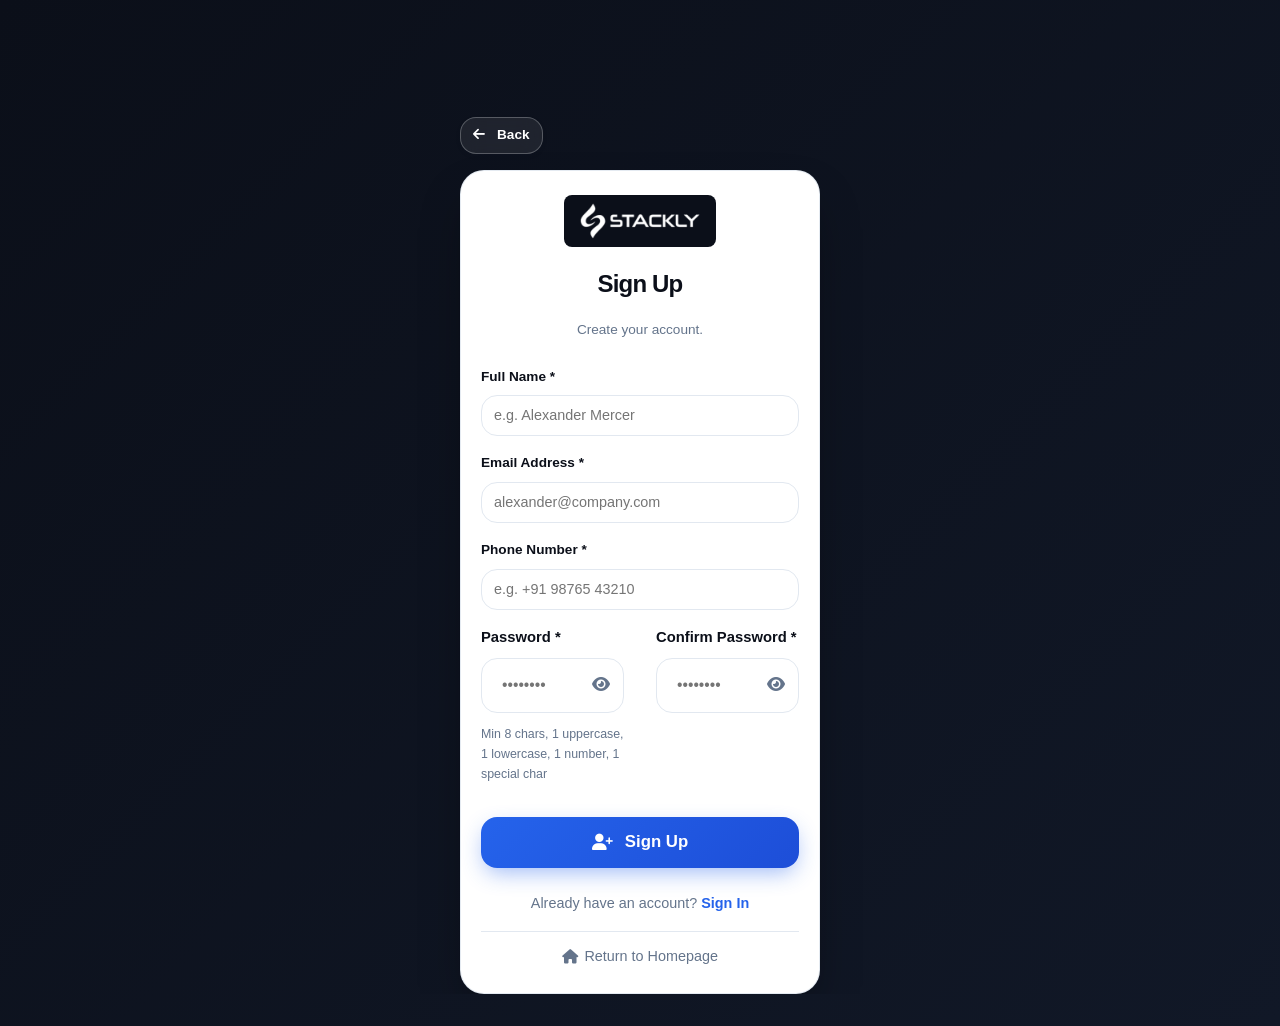
<file: signup.html>
<!DOCTYPE html>
<html lang="en">
<head>
  <meta charset="UTF-8">
  <meta name="viewport" content="width=device-width, initial-scale=1.0">
  <meta name="description" content="Create your Stackly Recruitment account - Candidate career registration or Recruiter workspace onboarding.">
  <title>Sign Up | Stackly Recruitment Agency</title>

  <!-- Open Graph / Meta Tags for Social & Chat Link Previews -->
  <meta property="og:title" content="Sign Up | Stackly Recruitment Agency">
  <meta property="og:description" content="Create your Stackly Recruitment account - Candidate career registration or Recruiter workspace onboarding.">
  <meta property="og:image" content="assets/logo.webp">
  <meta property="og:type" content="website">
  <meta property="og:site_name" content="Stackly Recruitment Agency">
  <meta name="twitter:card" content="summary_large_image">
  <meta name="twitter:title" content="Sign Up | Stackly Recruitment Agency">
  <meta name="twitter:description" content="Create your Stackly Recruitment account - Candidate career registration or Recruiter workspace onboarding.">
  <meta name="twitter:image" content="assets/logo.webp">

  <!-- Font Awesome 6 Icons -->
  <link rel="stylesheet" href="https://cdnjs.cloudflare.com/ajax/libs/font-awesome/6.5.1/css/all.min.css">
  
  <!-- Custom Stylesheets -->
  <link rel="stylesheet" href="assets/style.css">
  <link rel="stylesheet" href="assets/responsive.css">
</head>
<body style="background: linear-gradient(135deg, #0B0F19 0%, #111827 100%); min-height: 100vh; display: flex; align-items: center; justify-content: center; padding: 2rem 1rem;">

  <main style="width: 100%; display: flex; align-items: center; justify-content: center;">
    <div class="container container-narrow" style="max-width: 360px; padding: 0;">
      
      <!-- Top Back to Home Button -->
      <div style="margin-bottom: 1rem;">
        <a href="index.html" class="btn btn-outline btn-sm" style="color: #FFFFFF; border-color: rgba(255,255,255,0.25); background: rgba(255,255,255,0.08); padding: 0.4rem 0.75rem; font-size: 0.85rem;">
          <i class="fa-solid fa-arrow-left"></i> Back
        </a>
      </div>

      <div class="card" style="padding: 1.5rem 1.25rem; background-color: #FFFFFF; border-radius: var(--radius-lg); box-shadow: 0 25px 50px -12px rgba(0, 0, 0, 0.4);">
        <div class="text-center" style="margin-bottom: 1.5rem;">
          <a href="index.html" class="brand-logo" style="display: inline-block; margin-bottom: 1rem; background: #0B0F19; padding: 0.5rem 1rem; border-radius: 8px;">
            <img src="assets/logo.webp" alt="Stackly Logo" class="brand-logo-img" style="height: 36px; display: block;">
          </a>
          <h1 class="section-title" style="font-size: 1.5rem; margin-top: 0;">Sign Up</h1>
          <p class="section-description" style="font-size: 0.85rem; margin-bottom: 0;">Create your account.</p>
        </div>

        <form id="signup-form" novalidate>
          <div class="form-group" style="margin-bottom: 1rem;">
            <label for="signup-name" class="form-label" style="font-size: 0.85rem;">Full Name *</label>
            <input type="text" id="signup-name" class="form-control" placeholder="e.g. Alexander Mercer" style="padding: 0.5rem 0.75rem; font-size: 0.9rem;" required>
            <div class="invalid-feedback">Full Name is required.</div>
          </div>

          <div class="form-group" style="margin-bottom: 1rem;">
            <label for="signup-email" class="form-label" style="font-size: 0.85rem;">Email Address *</label>
            <input type="email" id="signup-email" class="form-control" placeholder="alexander@company.com" style="padding: 0.5rem 0.75rem; font-size: 0.9rem;" required>
            <div class="invalid-feedback">Please enter a valid email address.</div>
          </div>

          <div class="form-group" style="margin-bottom: 1rem;">
            <label for="signup-phone" class="form-label" style="font-size: 0.85rem;">Phone Number *</label>
            <input type="tel" id="signup-phone" class="form-control" placeholder="e.g. +91 98765 43210" style="padding: 0.5rem 0.75rem; font-size: 0.9rem;" required>
            <div class="invalid-feedback">Please enter a valid phone number.</div>
          </div>

          <div class="grid grid-2">
            <div class="form-group" style="position: relative;">
              <label for="signup-password" class="form-label">Password *</label>
              <div style="position: relative;">
                <input type="password" id="signup-password" class="form-control" placeholder="••••••••" required>
                <button type="button" class="password-toggle-btn" aria-label="Toggle Password Visibility" style="position: absolute; right: 0.85rem; top: 50%; transform: translateY(-50%); color: var(--text-muted);">
                  <i class="fa-solid fa-eye"></i>
                </button>
              </div>
              <div style="font-size: 0.775rem; color: var(--text-muted); margin-top: 0.25rem;">Min 8 chars, 1 uppercase, 1 lowercase, 1 number, 1 special char</div>
              <div class="invalid-feedback">Password criteria not met.</div>
            </div>

            <div class="form-group" style="position: relative;">
              <label for="signup-confirm-password" class="form-label">Confirm Password *</label>
              <div style="position: relative;">
                <input type="password" id="signup-confirm-password" class="form-control" placeholder="••••••••" required>
                <button type="button" class="password-toggle-btn" aria-label="Toggle Password Visibility" style="position: absolute; right: 0.85rem; top: 50%; transform: translateY(-50%); color: var(--text-muted);">
                  <i class="fa-solid fa-eye"></i>
                </button>
              </div>
              <div class="invalid-feedback">Passwords do not match.</div>
            </div>
          </div>

          <button type="submit" class="btn btn-primary btn-lg" style="width: 100%; margin-top: 0.5rem; padding: 0.75rem;">
            <i class="fa-solid fa-user-plus"></i> Sign Up
          </button>
        </form>

        <div class="text-center" style="margin-top: 1.5rem; font-size: 0.9rem; color: var(--text-muted);">
          Already have an account? <a href="login.html" style="color: var(--primary-blue); font-weight: 700;">Sign In</a>
        </div>

        <div class="text-center" style="margin-top: 1rem; padding-top: 0.75rem; border-top: 1px solid var(--border-light);">
          <a href="index.html" style="color: var(--text-muted); font-size: 0.9rem; text-decoration: none; display: inline-flex; align-items: center; gap: 0.4rem;">
            <i class="fa-solid fa-house"></i> Return to Homepage
          </a>
        </div>

      </div>
    </div>
  </main>

  <script src="assets/main.js"></script>
  <script src="assets/auth.js"></script>
  <script src="assets/validation.js"></script>
</body>
</html>
</file>
<file: assets/style.css>
/* ==========================================================================
   Stackly Recruitment Agency - Pro 3D Canvas & WebGL Enhanced Stylesheet
   ========================================================================== */

/* --------------------------------------------------------------------------
   1. Design System & CSS Variables
   -------------------------------------------------------------------------- */
:root {
  --primary-dark: #0B0F19;
  --primary-navy: #111827;
  --primary-blue: #2563EB;
  --primary-blue-hover: #1D4ED8;
  --accent-teal: #0D9488;
  --accent-cyan: #06B6D4;
  --accent-gold: #F59E0B;
  --accent-purple: #8B5CF6;
  
  --bg-main: #FFFFFF;
  --bg-light: #F8FAFC;
  --bg-alt: #F1F5F9;
  --bg-dark: #0B0F19;
  --bg-card: #FFFFFF;
  --bg-glass: rgba(255, 255, 255, 0.82);

  --text-dark: #0B0F19;
  --text-body: #334155;
  --text-muted: #64748B;
  --text-light: #F8FAFC;

  --border-light: #E2E8F0;
  --border-focus: #2563EB;
  --border-glow: rgba(37, 99, 235, 0.35);
  
  --shadow-sm: 0 2px 6px rgba(15, 23, 42, 0.04);
  --shadow-md: 0 8px 24px -4px rgba(15, 23, 42, 0.08);
  --shadow-lg: 0 20px 40px -8px rgba(15, 23, 42, 0.12);
  --shadow-3d: 0 25px 50px -12px rgba(15, 23, 42, 0.25), 0 0 30px rgba(37, 99, 235, 0.18);
  --shadow-glow: 0 0 40px rgba(37, 99, 235, 0.4);

  --radius-sm: 8px;
  --radius-md: 16px;
  --radius-lg: 24px;
  --radius-full: 9999px;

  --transition-fast: 0.2s cubic-bezier(0.4, 0, 0.2, 1);
  --transition-normal: 0.35s cubic-bezier(0.16, 1, 0.3, 1);
  --transition-smooth: 0.6s cubic-bezier(0.16, 1, 0.3, 1);
}

/* --------------------------------------------------------------------------
   2. Base Reset & Fixed 3D Background Canvas Layer
   -------------------------------------------------------------------------- */
*, *::before, *::after {
  box-sizing: border-box;
  margin: 0;
  padding: 0;
}

html {
  font-family: 'Segoe UI', -apple-system, BlinkMacSystemFont, Roboto, Helvetica, Arial, sans-serif;
  font-size: 16px;
  line-height: 1.6;
  color: var(--text-body);
  background-color: var(--bg-main);
  scroll-behavior: smooth;
  -webkit-font-smoothing: antialiased;
  overflow-x: hidden;
  max-width: 100%;
  width: 100%;
}

body {
  min-height: 100vh;
  display: flex;
  flex-direction: column;
  overflow-x: hidden;
  max-width: 100%;
  width: 100%;
  position: relative;
}

#bg-3d-canvas {
  position: fixed;
  top: 0;
  left: 0;
  width: 100%;
  max-width: 100%;
  height: 100vh;
  pointer-events: none;
  z-index: -1;
  opacity: 0.75;
  transition: opacity 0.5s ease;
}

main {
  flex: 1;
  position: relative;
  z-index: 1;
  padding-top: 85px;
  overflow-x: hidden;
}

img {
  max-width: 100%;
  height: auto;
  display: block;
}

a {
  color: inherit;
  text-decoration: none;
  transition: all var(--transition-fast);
}

ul, ol {
  list-style: none;
}

button, input, select, textarea {
  font: inherit;
  border: none;
  outline: none;
  background: none;
}

button {
  cursor: pointer;
}

a:focus-visible, button:focus-visible, input:focus-visible, select:focus-visible, textarea:focus-visible {
  outline: 2px solid var(--primary-blue);
  outline-offset: 4px;
}

/* --------------------------------------------------------------------------
   3. Header Navigation & Brand Logo Image
   -------------------------------------------------------------------------- */
.site-header {
  position: fixed;
  top: 0;
  left: 0;
  width: 100%;
  z-index: 1000;
  background-color: rgba(11, 15, 25, 0.95);
  backdrop-filter: blur(18px);
  -webkit-backdrop-filter: blur(18px);
  border-bottom: 1px solid rgba(255, 255, 255, 0.12);
  transition: all var(--transition-normal);
}

.site-header.scrolled {
  box-shadow: 0 10px 35px -10px rgba(0, 0, 0, 0.5);
  background-color: rgba(11, 15, 25, 0.98);
}

.header-inner {
  display: flex;
  align-items: center;
  justify-content: space-between;
  height: 85px;
}

.brand-logo {
  display: flex;
  align-items: center;
  gap: 0.75rem;
  font-size: 1.4rem;
  font-weight: 800;
  color: #FFFFFF;
  letter-spacing: -0.03em;
}

.brand-logo-img {
  height: 42px;
  width: auto;
  max-width: 180px;
  object-fit: contain;
  display: block;
  background: transparent;
  padding: 0;
  border: none;
  box-shadow: none;
  border-radius: 0;
  transition: transform 0.3s ease;
}

.brand-logo:hover .brand-logo-img {
  transform: scale(1.03);
}

.nav-menu {
  display: flex;
  align-items: center;
  gap: 1.75rem;
}

.nav-link {
  font-size: 0.95rem;
  font-weight: 600;
  color: #CBD5E1;
  position: relative;
  padding: 0.45rem 1rem;
  border-radius: 6px;
  transition: all var(--transition-fast);
}

.nav-link:hover {
  color: #FFFFFF;
}

.nav-link.active {
  color: #F59E0B;
  border: 1px solid rgba(245, 158, 11, 0.4);
  background-color: rgba(245, 158, 11, 0.08);
}

.header-actions {
  display: flex;
  align-items: center;
  gap: 1rem;
}

.mobile-toggle {
  display: none;
  background: none;
  border: none;
  outline: none;
  font-size: 1.6rem;
  color: #FFFFFF;
  padding: 0.5rem;
  position: relative;
  z-index: 1200;
  cursor: pointer;
}

/* Mobile Drawer Overlay */
.mobile-drawer-overlay {
  position: fixed;
  inset: 0;
  background-color: rgba(11, 15, 25, 0.75);
  backdrop-filter: blur(10px);
  z-index: 1050;
  opacity: 0;
  visibility: hidden;
  transition: all var(--transition-normal);
}

.mobile-drawer-overlay.active {
  opacity: 1;
  visibility: visible;
}

.mobile-drawer {
  position: fixed;
  top: 0;
  right: -340px;
  width: 320px;
  height: 100%;
  background-color: var(--bg-card);
  z-index: 1100;
  box-shadow: -10px 0 40px rgba(0,0,0,0.2);
  display: flex;
  flex-direction: column;
  padding: 2.5rem 2rem;
  transition: right var(--transition-smooth);
}

.mobile-drawer.active {
  right: 0;
}

.drawer-header {
  display: flex;
  align-items: center;
  justify-content: space-between;
  margin-bottom: 2.5rem;
}

.drawer-close {
  font-size: 1.6rem;
  color: var(--text-muted);
}

.drawer-nav {
  display: flex;
  flex-direction: column;
  gap: 1.35rem;
  margin-bottom: 2.5rem;
}

.drawer-link {
  font-size: 1.15rem;
  font-weight: 700;
  color: var(--text-dark);
  display: flex;
  align-items: center;
  gap: 0.85rem;
}

.drawer-link:hover, .drawer-link.active {
  color: var(--primary-blue);
}

.drawer-actions {
  display: flex;
  flex-direction: column;
  gap: 0.85rem;
  margin-top: auto;
}

/* --------------------------------------------------------------------------
   4. Layout & Typography Utilities
   -------------------------------------------------------------------------- */
.container {
  width: 100%;
  max-width: 1280px;
  margin: 0 auto;
  padding: 0 1.5rem;
  position: relative;
  z-index: 2;
}

.container-narrow {
  max-width: 960px;
}

.section-padding {
  padding: 1.5rem 0;
  position: relative;
}

.section-padding-sm {
  padding: 1rem 0;
}

.text-center { text-align: center; }
.text-left { text-align: left; }
.text-right { text-align: right; }

.section-header {
  max-width: 800px;
  margin: 0 auto 1rem auto;
  position: relative;
  z-index: 2;
}

.badge {
  display: inline-flex;
  align-items: center;
  gap: 0.5rem;
  padding: 0.45rem 1.15rem;
  font-size: 0.85rem;
  font-weight: 700;
  text-transform: uppercase;
  letter-spacing: 0.08em;
  border-radius: var(--radius-full);
  margin-bottom: 1.25rem;
  backdrop-filter: blur(10px);
}

.badge-primary {
  background: rgba(37, 99, 235, 0.12);
  color: var(--primary-blue);
  border: 1px solid rgba(37, 99, 235, 0.25);
  box-shadow: 0 4px 12px rgba(37, 99, 235, 0.15);
}

.badge-teal {
  background: rgba(13, 148, 136, 0.12);
  color: var(--accent-teal);
  border: 1px solid rgba(13, 148, 136, 0.25);
}

.badge-gold {
  background: rgba(245, 158, 11, 0.12);
  color: var(--accent-gold);
  border: 1px solid rgba(245, 158, 11, 0.25);
}

.badge-dark {
  background: rgba(255, 255, 255, 0.15);
  color: #FFFFFF;
  border: 1px solid rgba(255, 255, 255, 0.25);
}

.section-title {
  font-size: 2.65rem;
  font-weight: 900;
  color: var(--text-dark);
  line-height: 1.18;
  margin-bottom: 1.25rem;
  letter-spacing: -0.035em;
}

.section-title-dark {
  color: #FFFFFF;
}

.section-description {
  font-size: 1.15rem;
  color: var(--text-muted);
  line-height: 1.7;
}

.section-description-dark {
  color: #94A3B8;
}

/* Grid Utilities */
.grid {
  display: grid;
  gap: 2rem;
}

.grid-2 { grid-template-columns: repeat(2, 1fr); }
.grid-3 { grid-template-columns: repeat(3, 1fr); }
.grid-4 { grid-template-columns: repeat(4, 1fr); }

/* --------------------------------------------------------------------------
   5. Buttons & CTAs
   -------------------------------------------------------------------------- */
.btn {
  display: inline-flex;
  align-items: center;
  justify-content: center;
  gap: 0.75rem;
  padding: 0.95rem 2.15rem;
  font-size: 0.975rem;
  font-weight: 700;
  border-radius: var(--radius-md);
  transition: all var(--transition-normal);
  text-align: center;
  white-space: nowrap;
  position: relative;
  overflow: hidden;
  z-index: 1;
}

.btn-primary {
  background: linear-gradient(135deg, #2563EB 0%, #1D4ED8 100%);
  color: #FFFFFF;
  box-shadow: 0 8px 22px -4px rgba(37, 99, 235, 0.45);
}

.btn-primary:hover {
  transform: translateY(-3px) scale(1.02);
  box-shadow: 0 14px 32px -4px rgba(37, 99, 235, 0.6), 0 0 25px rgba(37, 99, 235, 0.45);
}

.btn-secondary {
  background: linear-gradient(135deg, #0B0F19 0%, #1F2937 100%);
  color: #FFFFFF;
  box-shadow: 0 8px 22px -4px rgba(11, 15, 25, 0.35);
}

.btn-secondary:hover {
  transform: translateY(-3px) scale(1.02);
  box-shadow: 0 14px 32px -4px rgba(11, 15, 25, 0.5);
}

.btn-outline {
  background-color: rgba(255, 255, 255, 0.85);
  backdrop-filter: blur(10px);
  color: var(--primary-dark);
  border: 1px solid var(--border-light);
  box-shadow: var(--shadow-sm);
}

.btn-outline:hover {
  background-color: var(--bg-alt);
  border-color: var(--primary-blue);
  color: var(--primary-blue);
  transform: translateY(-3px);
  box-shadow: var(--shadow-md);
}

.btn-outline-white {
  background-color: rgba(255, 255, 255, 0.08);
  color: #FFFFFF;
  border: 1px solid rgba(255, 255, 255, 0.25);
  backdrop-filter: blur(8px);
}

.btn-outline-white:hover {
  background-color: rgba(255, 255, 255, 0.18);
  border-color: #FFFFFF;
  transform: translateY(-3px);
  box-shadow: 0 0 25px rgba(255, 255, 255, 0.25);
}

.btn-lg {
  padding: 1.15rem 2.65rem;
  font-size: 1.05rem;
}

.btn-sm {
  padding: 0.55rem 1.35rem;
  font-size: 0.875rem;
}

/* --------------------------------------------------------------------------
   6. Cards & Glassmorphic Elevation
   -------------------------------------------------------------------------- */
.card {
  background-color: rgba(255, 255, 255, 0.9);
  backdrop-filter: blur(12px);
  border-radius: var(--radius-lg);
  border: 1px solid rgba(226, 232, 240, 0.9);
  padding: 2.25rem;
  box-shadow: var(--shadow-sm);
  transition: all var(--transition-normal);
  position: relative;
  overflow: hidden;
}

.card-3d {
  transform-style: preserve-3d;
  perspective: 1000px;
}

.card-3d:hover {
  transform: translateY(-8px) rotateX(4deg) rotateY(-2deg);
  box-shadow: var(--shadow-3d);
  border-color: rgba(37, 99, 235, 0.4);
}

.card-dark {
  background: linear-gradient(135deg, #111827 0%, #1F2937 100%);
  border-color: rgba(255, 255, 255, 0.12);
  color: #FFFFFF;
}

.card-icon {
  width: 60px;
  height: 60px;
  border-radius: var(--radius-md);
  background: linear-gradient(135deg, rgba(37, 99, 235, 0.14), rgba(37, 99, 235, 0.05));
  color: var(--primary-blue);
  display: flex;
  align-items: center;
  justify-content: center;
  font-size: 1.6rem;
  margin-bottom: 1.75rem;
  border: 1px solid rgba(37, 99, 235, 0.25);
  box-shadow: 0 8px 18px rgba(37, 99, 235, 0.15);
}

.card-icon-teal {
  background: linear-gradient(135deg, rgba(13, 148, 136, 0.14), rgba(13, 148, 136, 0.05));
  color: var(--accent-teal);
  border-color: rgba(13, 148, 136, 0.25);
}

.card-icon-gold {
  background: linear-gradient(135deg, rgba(245, 158, 11, 0.14), rgba(245, 158, 11, 0.05));
  color: var(--accent-gold);
  border-color: rgba(245, 158, 11, 0.25);
}

.card-title {
  font-size: 1.35rem;
  font-weight: 800;
  color: var(--text-dark);
  margin-bottom: 0.85rem;
  line-height: 1.3;
}

.card-dark .card-title {
  color: #FFFFFF;
}

.card-desc {
  font-size: 0.975rem;
  color: var(--text-muted);
  line-height: 1.65;
}

.card-dark .card-desc {
  color: #94A3B8;
}

/* Accordion FAQ */
.accordion-item {
  background-color: rgba(255, 255, 255, 0.92);
  backdrop-filter: blur(10px);
  border: 1px solid var(--border-light);
  border-radius: var(--radius-md);
  margin-bottom: 1.25rem;
  overflow: hidden;
  box-shadow: var(--shadow-sm);
  transition: all var(--transition-fast);
}

.accordion-item:hover {
  border-color: var(--primary-blue);
  box-shadow: var(--shadow-md);
}

.accordion-header {
  width: 100%;
  padding: 1.35rem 1.75rem;
  display: flex;
  align-items: center;
  justify-content: space-between;
  font-size: 1.1rem;
  font-weight: 700;
  color: var(--text-dark);
  text-align: left;
  background: none;
  cursor: pointer;
}

.accordion-icon {
  font-size: 1rem;
  color: var(--primary-blue);
  transition: transform var(--transition-normal);
}

.accordion-item.active .accordion-icon {
  transform: rotate(180deg);
}

.accordion-content {
  max-height: 0;
  overflow: hidden;
  transition: max-height var(--transition-normal), padding var(--transition-normal);
  padding: 0 1.75rem;
  color: var(--text-muted);
  line-height: 1.7;
}

.accordion-item.active .accordion-content {
  padding: 0 1.75rem 1.75rem 1.75rem;
  max-height: 320px;
}

/* --------------------------------------------------------------------------
   7. Form Controls & Validation
   -------------------------------------------------------------------------- */
.form-group {
  margin-bottom: 1.5rem;
  display: flex;
  flex-direction: column;
  gap: 0.5rem;
}

.form-label {
  font-size: 0.925rem;
  font-weight: 700;
  color: var(--text-dark);
}

.form-control {
  width: 100%;
  padding: 0.9rem 1.25rem;
  border: 1px solid var(--border-light);
  border-radius: var(--radius-md);
  background-color: rgba(255, 255, 255, 0.95);
  color: var(--text-dark);
  font-size: 0.975rem;
  transition: all var(--transition-fast);
}

.form-control:focus {
  border-color: var(--primary-blue);
  box-shadow: 0 0 0 4px rgba(37, 99, 235, 0.18);
  background-color: #FFFFFF;
}

.form-control.is-invalid {
  border-color: #EF4444;
  box-shadow: 0 0 0 4px rgba(239, 68, 68, 0.18);
}

.invalid-feedback {
  font-size: 0.85rem;
  color: #EF4444;
  font-weight: 600;
  margin-top: 0.25rem;
  display: none;
}

.form-group.has-error .invalid-feedback {
  display: block;
}

.role-selector {
  display: grid;
  grid-template-columns: repeat(2, 1fr);
  gap: 1.25rem;
  margin-bottom: 1.5rem;
}

.role-card {
  border: 2px solid var(--border-light);
  border-radius: var(--radius-md);
  padding: 1.35rem;
  text-align: center;
  cursor: pointer;
  background-color: rgba(255, 255, 255, 0.9);
  transition: all var(--transition-fast);
}

.role-card input[type="radio"] {
  display: none;
}

.role-card:hover {
  border-color: var(--primary-blue);
  background-color: var(--bg-light);
}

.role-card.selected {
  border-color: var(--primary-blue);
  background-color: rgba(37, 99, 235, 0.08);
  box-shadow: 0 4px 14px rgba(37, 99, 235, 0.15);
}

.role-icon {
  font-size: 1.6rem;
  color: var(--primary-blue);
  margin-bottom: 0.5rem;
}

.role-title {
  font-weight: 800;
  font-size: 1rem;
  color: var(--text-dark);
}

/* --------------------------------------------------------------------------
   8. Toast Notifications
   -------------------------------------------------------------------------- */
.toast-container {
  position: fixed;
  bottom: 2rem;
  right: 2rem;
  z-index: 2000;
  display: flex;
  flex-direction: column;
  gap: 0.85rem;
  pointer-events: none;
}

.toast {
  pointer-events: auto;
  min-width: 330px;
  max-width: 440px;
  padding: 1.15rem 1.35rem;
  border-radius: var(--radius-md);
  background-color: var(--primary-dark);
  color: #FFFFFF;
  box-shadow: var(--shadow-3d);
  display: flex;
  align-items: flex-start;
  gap: 1rem;
  transform: translateY(30px);
  opacity: 0;
  transition: all var(--transition-normal);
  border: 1px solid rgba(255, 255, 255, 0.12);
}

.toast.show {
  transform: translateY(0);
  opacity: 1;
}

.toast-icon {
  font-size: 1.35rem;
  margin-top: 2px;
}

.toast-success .toast-icon { color: #10B981; }
.toast-error .toast-icon { color: #EF4444; }
.toast-info .toast-icon { color: #3B82F6; }

.toast-body {
  flex: 1;
}

.toast-title {
  font-weight: 800;
  font-size: 0.975rem;
  margin-bottom: 0.2rem;
}

.toast-message {
  font-size: 0.875rem;
  color: #CBD5E1;
}

.toast-close {
  color: #94A3B8;
  font-size: 1.1rem;
  background: none;
}

.toast-close:hover {
  color: #FFFFFF;
}

/* --------------------------------------------------------------------------
   9. Page Specific Layouts
   -------------------------------------------------------------------------- */
.hero-section {
  position: relative;
  padding: 3rem 0 2.25rem 0;
  overflow: hidden;
  background: radial-gradient(circle at 80% 20%, rgba(37, 99, 235, 0.12) 0%, transparent 55%),
              radial-gradient(circle at 20% 80%, rgba(13, 148, 136, 0.08) 0%, transparent 55%),
              linear-gradient(135deg, rgba(248, 250, 252, 0.85) 0%, rgba(239, 246, 255, 0.85) 100%);
}

.hero-grid {
  display: grid;
  grid-template-columns: 1.1fr 0.9fr;
  gap: 4rem;
  align-items: center;
}

.hero-content h1 {
  font-size: 3.6rem;
  font-weight: 900;
  line-height: 1.12;
  color: var(--text-dark);
  margin-bottom: 1.5rem;
  letter-spacing: -0.04em;
}

.hero-content h1 span {
  background: linear-gradient(135deg, #2563EB 0%, #0D9488 100%);
  -webkit-background-clip: text;
  -webkit-text-fill-color: transparent;
}

.hero-content p {
  font-size: 1.25rem;
  color: var(--text-muted);
  line-height: 1.7;
  margin-bottom: 2.25rem;
  max-width: 600px;
}

.hero-ctas {
  display: flex;
  align-items: center;
  gap: 1.25rem;
  margin-bottom: 3rem;
  flex-wrap: wrap;
}

.hero-image-wrapper {
  position: relative;
  border-radius: var(--radius-lg);
  overflow: visible;
  perspective: 1200px;
}

.hero-image-inner {
  position: relative;
  border-radius: var(--radius-lg);
  overflow: hidden;
  box-shadow: var(--shadow-3d);
  border: 1px solid rgba(255, 255, 255, 0.7);
  transform-style: preserve-3d;
}

.hero-image-inner img {
  width: 100%;
  height: 520px;
  object-fit: cover;
  transition: transform 0.5s ease;
}

.floating-stat-card {
  position: absolute;
  bottom: 2rem;
  left: -2.5rem;
  background: rgba(255, 255, 255, 0.94);
  backdrop-filter: blur(18px);
  padding: 1.35rem 1.75rem;
  border-radius: var(--radius-md);
  box-shadow: var(--shadow-3d);
  display: flex;
  align-items: center;
  gap: 1.15rem;
  border: 1px solid rgba(255, 255, 255, 0.95);
  z-index: 10;
  animation: float3D 5s ease-in-out infinite;
}

.floating-icon {
  width: 50px;
  height: 50px;
  border-radius: var(--radius-md);
  background: linear-gradient(135deg, var(--primary-blue), var(--accent-teal));
  color: #FFFFFF;
  display: flex;
  align-items: center;
  justify-content: center;
  font-size: 1.4rem;
  box-shadow: 0 8px 18px rgba(37, 99, 235, 0.35);
}

.floating-number {
  font-size: 1.5rem;
  font-weight: 900;
  color: var(--text-dark);
}

.floating-label {
  font-size: 0.85rem;
  color: var(--text-muted);
  font-weight: 600;
}

/* Stats Counter Grid */
.stats-grid {
  display: grid;
  grid-template-columns: repeat(4, 1fr);
  gap: 2rem;
}

.stat-card {
  padding: 2.25rem 1.75rem;
  background-color: rgba(255, 255, 255, 0.92);
  backdrop-filter: blur(12px);
  border-radius: var(--radius-md);
  border: 1px solid var(--border-light);
  box-shadow: var(--shadow-sm);
  transition: all var(--transition-normal);
  text-align: center;
}

.stat-card:hover {
  transform: translateY(-6px);
  box-shadow: var(--shadow-md);
  border-color: var(--primary-blue);
}

.stat-number {
  font-size: 3.25rem;
  font-weight: 900;
  color: var(--primary-blue);
  line-height: 1;
  margin-bottom: 0.5rem;
}

.stat-label {
  font-size: 1.05rem;
  font-weight: 800;
  color: var(--text-dark);
  margin-bottom: 0.35rem;
}

.stat-desc {
  font-size: 0.875rem;
  color: var(--text-muted);
}

/* 3D Process Grid */
.process-grid {
  display: grid;
  grid-template-columns: repeat(6, 1fr);
  gap: 1.25rem;
  position: relative;
}

.process-card {
  background: linear-gradient(135deg, #111827 0%, #1F2937 100%);
  border: 1px solid rgba(255, 255, 255, 0.12);
  border-radius: var(--radius-md);
  padding: 1.85rem 1.25rem;
  text-align: center;
  position: relative;
  transition: all var(--transition-normal);
}

.process-card:hover {
  transform: translateY(-8px) scale(1.03);
  border-color: var(--primary-blue);
  box-shadow: 0 14px 35px rgba(37, 99, 235, 0.35);
}

.process-step-num {
  width: 44px;
  height: 44px;
  border-radius: var(--radius-full);
  background: linear-gradient(135deg, var(--primary-blue), var(--accent-teal));
  color: #FFFFFF;
  font-weight: 900;
  font-size: 1.05rem;
  display: flex;
  align-items: center;
  justify-content: center;
  margin: 0 auto 1.25rem auto;
  box-shadow: 0 6px 18px rgba(37, 99, 235, 0.4);
}

.process-card h4 {
  font-size: 1.15rem;
  font-weight: 800;
  color: #FFFFFF;
  margin-bottom: 0.5rem;
}

.process-card p {
  font-size: 0.875rem;
  color: #94A3B8;
  line-height: 1.55;
}

/* Candidate Spotlight Cards */
.candidate-card {
  background-color: rgba(255, 255, 255, 0.95);
  backdrop-filter: blur(12px);
  border-radius: var(--radius-lg);
  border: 1px solid var(--border-light);
  overflow: hidden;
  transition: all var(--transition-normal);
  box-shadow: var(--shadow-sm);
}

.candidate-card:hover {
  transform: translateY(-8px);
  box-shadow: var(--shadow-3d);
  border-color: var(--primary-blue);
}

.candidate-img-wrap {
  height: 230px;
  overflow: hidden;
  position: relative;
}

.candidate-img-wrap img {
  width: 100%;
  height: 100%;
  object-fit: cover;
  transition: transform var(--transition-smooth);
}

.candidate-card:hover .candidate-img-wrap img {
  transform: scale(1.08);
}

.candidate-badge {
  position: absolute;
  top: 1rem;
  right: 1rem;
  background: rgba(11, 15, 25, 0.88);
  backdrop-filter: blur(8px);
  color: #FFFFFF;
  padding: 0.35rem 0.85rem;
  border-radius: var(--radius-full);
  font-size: 0.775rem;
  font-weight: 700;
  border: 1px solid rgba(255, 255, 255, 0.2);
}

.candidate-content {
  padding: 1.75rem;
}

.candidate-name {
  font-size: 1.25rem;
  font-weight: 800;
  color: var(--text-dark);
  margin-bottom: 0.25rem;
}

.candidate-role {
  font-size: 0.95rem;
  color: var(--primary-blue);
  font-weight: 700;
  margin-bottom: 1rem;
}

.candidate-tags {
  display: flex;
  flex-wrap: wrap;
  gap: 0.5rem;
  margin-bottom: 1.5rem;
}

.tag {
  background-color: var(--bg-alt);
  color: var(--text-muted);
  font-size: 0.8rem;
  font-weight: 600;
  padding: 0.25rem 0.75rem;
  border-radius: var(--radius-sm);
}

/* Newsletter Box */
.newsletter-box {
  background: radial-gradient(circle at 10% 20%, rgba(37, 99, 235, 0.3) 0%, transparent 65%),
              linear-gradient(135deg, #0B0F19 0%, #111827 100%);
  border-radius: var(--radius-lg);
  padding: 4.5rem 3.5rem;
  color: #FFFFFF;
  position: relative;
  overflow: hidden;
  border: 1px solid rgba(255, 255, 255, 0.12);
  box-shadow: var(--shadow-3d);
}

.newsletter-grid {
  display: grid;
  grid-template-columns: 1fr 1fr;
  gap: 3.5rem;
  align-items: center;
}

.newsletter-form {
  display: flex;
  gap: 0.85rem;
}

.newsletter-form input {
  flex: 1;
  background-color: rgba(255, 255, 255, 0.08);
  border: 1px solid rgba(255, 255, 255, 0.25);
  color: #FFFFFF;
  padding: 1rem 1.35rem;
  border-radius: var(--radius-md);
  font-size: 1rem;
}

.newsletter-form input::placeholder {
  color: #94A3B8;
}

/* 404 Styling */
.error-page-section {
  min-height: 80vh;
  display: flex;
  align-items: center;
  justify-content: center;
  padding: 5rem 0;
  background-color: var(--bg-light);
}

.error-card {
  background-color: var(--bg-card);
  border: 1px solid var(--border-light);
  border-radius: var(--radius-lg);
  padding: 4.5rem 3.5rem;
  text-align: center;
  max-width: 720px;
  box-shadow: var(--shadow-3d);
}

.error-badge {
  font-size: 6.5rem;
  font-weight: 900;
  line-height: 1;
  background: linear-gradient(135deg, var(--primary-blue), var(--accent-teal));
  -webkit-background-clip: text;
  -webkit-text-fill-color: transparent;
  margin-bottom: 1rem;
}

.error-title {
  font-size: 2.25rem;
  font-weight: 800;
  color: var(--text-dark);
  margin-bottom: 1rem;
}

.error-desc {
  font-size: 1.1rem;
  color: var(--text-muted);
  margin-bottom: 2.5rem;
}

.error-actions {
  display: flex;
  align-items: center;
  justify-content: center;
  gap: 1.25rem;
}

/* Table & Service Comparison Matrix Alignment */
.table-responsive {
  width: 100%;
  overflow-x: auto;
  -webkit-overflow-scrolling: touch;
  border-radius: var(--radius-lg);
  border: 1px solid var(--border-light);
  box-shadow: var(--shadow-md);
  background-color: #FFFFFF;
  margin-top: 1.5rem;
}

.dash-table, .comparison-table {
  width: 100%;
  border-collapse: collapse;
  text-align: left;
  font-size: 0.95rem;
  background-color: #FFFFFF;
}

.dash-table th, .comparison-table th {
  background-color: #0F172A;
  color: #FFFFFF;
  font-weight: 700;
  text-transform: uppercase;
  font-size: 0.85rem;
  letter-spacing: 0.05em;
  padding: 1.15rem 1.5rem;
  border-bottom: 2px solid rgba(255, 255, 255, 0.1);
  white-space: nowrap;
}

.dash-table td, .comparison-table td {
  padding: 1.15rem 1.5rem;
  border-bottom: 1px solid var(--border-light);
  vertical-align: middle;
  color: var(--text-dark);
  line-height: 1.5;
  white-space: nowrap;
}

.dash-table tr:last-child td, .comparison-table tr:last-child td {
  border-bottom: none;
}

.dash-table tr:nth-child(even) td, .comparison-table tr:nth-child(even) td {
  background-color: #F8FAFC;
}

.dash-table tr:hover td, .comparison-table tr:hover td {
  background-color: rgba(37, 99, 235, 0.06);
  transition: background-color var(--transition-fast);
}

.dash-table td:first-child, .comparison-table td:first-child {
  font-weight: 700;
  color: #0F172A;
  min-width: 190px;
  background-color: #F1F5F9;
}

/* Footer */
.site-footer {
  background-color: var(--bg-dark);
  color: #94A3B8;
  padding-top: 4.5rem;
  padding-bottom: 2.5rem;
  border-top: 1px solid rgba(255, 255, 255, 0.08);
}

.footer-top {
  display: grid;
  grid-template-columns: 2fr repeat(3, 1fr);
  gap: 3.5rem;
  margin-bottom: 3.5rem;
  text-align: left;
  align-items: start;
}

.footer-brand {
  max-width: 360px;
  text-align: left;
}

.footer-brand .brand-logo {
  color: #FFFFFF;
  margin-bottom: 1.35rem;
  display: inline-block;
}

.footer-brand p {
  line-height: 1.7;
  margin-bottom: 1.75rem;
  text-align: left;
}

.footer-socials {
  display: flex;
  gap: 0.85rem;
  justify-content: flex-start;
}

.social-icon {
  width: 44px;
  height: 44px;
  border-radius: var(--radius-full);
  background-color: rgba(255, 255, 255, 0.08);
  color: #FFFFFF;
  display: flex;
  align-items: center;
  justify-content: center;
  transition: all var(--transition-fast);
}

.social-icon:hover {
  background-color: var(--primary-blue);
  transform: translateY(-4px);
  box-shadow: 0 6px 16px rgba(37, 99, 235, 0.4);
}

.footer-heading {
  font-size: 1.15rem;
  font-weight: 700;
  color: #FFFFFF;
  margin-bottom: 1.75rem;
  text-align: left;
}

.footer-links {
  display: flex;
  flex-direction: column;
  gap: 0.95rem;
  align-items: flex-start;
}

.footer-link {
  color: #94A3B8;
  font-size: 0.975rem;
  display: inline-flex;
  align-items: center;
  gap: 0.6rem;
  transition: all var(--transition-fast);
}

.footer-link i {
  width: 14px;
  text-align: center;
  flex-shrink: 0;
}

.footer-link:hover {
  color: #FFFFFF;
  transform: translateX(5px);
}

.footer-bottom {
  padding-top: 2.25rem;
  border-top: 1px solid rgba(255, 255, 255, 0.08);
  display: flex;
  align-items: center;
  justify-content: space-between;
  font-size: 0.925rem;
}

.footer-legal {
  display: flex;
  gap: 1.75rem;
}

/* --------------------------------------------------------------------------
   10. Reduced Motion
   -------------------------------------------------------------------------- */
@media (prefers-reduced-motion: reduce) {
  *, ::before, ::after {
    animation-duration: 0.01ms !important;
    animation-iteration-count: 1 !important;
    transition-duration: 0.01ms !important;
    scroll-behavior: auto !important;
  }
  #bg-3d-canvas {
    display: none !important;
  }
}
</file>
<file: assets/responsive.css>
html, body {
  overflow-x: hidden !important;
  max-width: 100% !important;
  width: 100% !important;
  overflow-wrap: break-word !important;
  word-break: break-word !important;
}

.container, .container-narrow, main, section, .hero-section, .site-header, .site-footer {
  box-sizing: border-box !important;
}

.hero-grid, .grid, .stats-grid, .process-grid, .pipeline-grid, .kpi-row, .card, .dash-card {
  min-width: 0 !important;
  box-sizing: border-box !important;
}

/* --------------------------------------------------------------------------
   1. Large Desktop (1920px and above)
   -------------------------------------------------------------------------- */
@media (min-width: 1920px) {
  .container {
    max-width: 1536px;
  }
  .hero-content h1 {
    font-size: 4rem;
  }
  .section-title {
    font-size: 2.75rem;
  }
}

/* --------------------------------------------------------------------------
   2. Standard Desktop (1440px)
   -------------------------------------------------------------------------- */
@media (max-width: 1440px) {
  .container {
    max-width: 1240px;
  }
}

/* --------------------------------------------------------------------------
   3. Small Desktop / Laptop (1024px)
   -------------------------------------------------------------------------- */
@media (max-width: 1024px) {
  main {
    padding-top: 70px;
  }
  .container {
    max-width: 960px;
  }
  .site-header {
    height: 70px;
  }
  .header-inner {
    height: 70px;
  }
  .nav-menu {
    display: none !important; /* Controlled by mobile drawer */
  }
  .mobile-toggle {
    display: flex !important;
    align-items: center;
    justify-content: center;
  }
  .header-actions .btn {
    display: none !important;
  }
  .hero-grid {
    grid-template-columns: 1fr;
    gap: 2.5rem;
  }
  .hero-image-wrapper img {
    height: 400px;
  }
  .floating-stat-card {
    left: 1rem;
    bottom: 1rem;
  }
  .footer-top {
    grid-template-columns: 1fr 1fr;
    gap: 2.5rem;
  }
  .process-grid {
    grid-template-columns: repeat(3, 1fr);
    gap: 1.5rem;
  }
  .grid-4 {
    grid-template-columns: repeat(2, 1fr);
  }
  .grid-3 {
    grid-template-columns: repeat(2, 1fr);
  }
  .newsletter-grid {
    grid-template-columns: 1fr;
    gap: 2rem;
  }
}

/* --------------------------------------------------------------------------
   4. Tablet Portrait (768px)
   -------------------------------------------------------------------------- */
@media (max-width: 768px) {
  .container {
    padding: 0 1.25rem;
  }
  .hero-section {
    padding: 1.5rem 0 1rem 0;
  }
  .section-padding {
    padding: 1.15rem 0;
  }
  .section-padding-sm {
    padding: 0.75rem 0;
  }
  .section-header {
    margin-bottom: 0.85rem;
  }
  .hero-content h1 {
    font-size: 2.35rem;
  }
  .hero-content p {
    font-size: 1.05rem;
  }
  .section-title {
    font-size: 1.85rem;
  }
  
  .stats-grid {
    grid-template-columns: repeat(2, 1fr);
    gap: 1.25rem;
  }
  .process-grid {
    grid-template-columns: repeat(2, 1fr);
  }
  .grid-2, .grid-3, .grid-4 {
    grid-template-columns: 1fr;
  }
  #featured-article .card {
    grid-template-columns: 1fr !important;
  }
  
  .site-footer {
    text-align: center;
  }
  .footer-top {
    grid-template-columns: 1fr;
    gap: 2rem;
    text-align: center;
    justify-items: center;
  }
  .footer-brand {
    max-width: 100%;
    text-align: center;
    display: flex;
    flex-direction: column;
    align-items: center;
  }
  .footer-brand .brand-logo {
    margin: 0 auto 1rem auto;
  }
  .footer-brand p {
    text-align: center;
  }
  .footer-socials {
    justify-content: center;
    width: 100%;
  }
  .footer-heading {
    text-align: center;
    width: 100%;
    margin-bottom: 1rem;
  }
  .footer-links {
    display: inline-flex;
    flex-direction: column;
    align-items: flex-start;
    text-align: left;
    margin: 0 auto;
    width: fit-content;
    max-width: 100%;
  }
  .footer-link {
    justify-content: flex-start;
    width: 100%;
  }
  .footer-link:hover {
    transform: translateX(4px);
  }
  .footer-bottom {
    flex-direction: column;
    gap: 1rem;
    text-align: center;
    align-items: center;
  }
  .footer-legal {
    justify-content: center;
    flex-wrap: wrap;
    gap: 1.25rem;
  }
  
  .newsletter-form {
    flex-direction: column;
  }
  .newsletter-box {
    padding: 2.5rem 1.5rem;
  }
  
  .role-selector {
    grid-template-columns: 1fr;
  }
}

/* --------------------------------------------------------------------------
   5. Mobile Landscape / Large Mobile (480px)
   -------------------------------------------------------------------------- */
@media (max-width: 480px) {
  .section-padding {
    padding: 1rem 0;
  }
  .section-header {
    margin-bottom: 0.75rem;
  }
  .hero-content h1 {
    font-size: 2rem;
  }
  .hero-ctas {
    flex-direction: column;
    width: 100%;
  }
  .hero-ctas .btn {
    width: 100%;
  }
  .process-grid {
    grid-template-columns: 1fr;
  }
  .stats-grid {
    grid-template-columns: 1fr;
  }
  .error-card {
    padding: 2.5rem 1.5rem;
  }
  .error-badge {
    font-size: 3.5rem;
  }
  .toast {
    min-width: 90vw;
    right: 5%;
    left: 5%;
  }
}

/* --------------------------------------------------------------------------
   6. Small Mobile (360px)
   -------------------------------------------------------------------------- */
@media (max-width: 360px) {
  html {
    font-size: 14px;
  }
  .container {
    padding: 0 1rem;
  }
  .brand-logo {
    font-size: 1.15rem;
  }
  .brand-logo-img {
    height: 32px;
  }
  .brand-logo-icon {
    width: 32px;
    height: 32px;
    font-size: 0.95rem;
  }
  .hero-content h1 {
    font-size: 1.75rem;
  }
  .section-padding {
    padding: 3.5rem 0;
  }
  .floating-stat-card {
    display: none;
  }
}
</file>
<file: assets/dashboard.css>
/* ==========================================================================
   Stackly Recruitment Agency - Dashboard Stylesheet (Admin & Recruiter)
   ========================================================================== */

/* Dashboard Layout Structure */
.dashboard-layout {
  display: flex;
  min-height: 100vh;
  background-color: #F8FAFC;
  color: var(--text-dark);
}

/* Sidebar Navigation */
.dashboard-sidebar {
  width: 280px;
  background-color: #0F172A;
  color: #94A3B8;
  display: flex;
  flex-direction: column;
  position: fixed;
  top: 0;
  bottom: 0;
  left: 0;
  z-index: 1100;
  transition: transform var(--transition-normal);
  border-right: 1px solid rgba(255, 255, 255, 0.08);
}

.sidebar-header {
  height: 75px;
  display: flex;
  align-items: center;
  padding: 0 1.5rem;
  border-bottom: 1px solid rgba(255, 255, 255, 0.08);
}

.sidebar-header .brand-logo {
  color: #FFFFFF;
}

.sidebar-menu {
  flex: 1;
  overflow-y: auto;
  padding: 1.5rem 1rem;
  display: flex;
  flex-direction: column;
  gap: 0.35rem;
}

.sidebar-menu-label {
  font-size: 0.75rem;
  font-weight: 700;
  text-transform: uppercase;
  letter-spacing: 0.08em;
  color: #64748B;
  padding: 0.75rem 0.75rem 0.35rem 0.75rem;
  margin-top: 0.75rem;
}

.sidebar-item {
  display: flex;
  align-items: center;
  gap: 0.85rem;
  padding: 0.75rem 1rem;
  border-radius: var(--radius-md);
  color: #94A3B8;
  font-size: 0.925rem;
  font-weight: 600;
  transition: all var(--transition-fast);
}

.sidebar-item:hover, .sidebar-item.active {
  background-color: rgba(37, 99, 235, 0.15);
  color: #FFFFFF;
}

.sidebar-item.active {
  background-color: var(--primary-blue);
  color: #FFFFFF;
  box-shadow: 0 4px 12px rgba(37, 99, 235, 0.3);
}

.sidebar-item i {
  font-size: 1.1rem;
  width: 22px;
  text-align: center;
}

.sidebar-badge {
  margin-left: auto;
  background-color: rgba(255, 255, 255, 0.15);
  color: #FFFFFF;
  font-size: 0.75rem;
  padding: 0.15rem 0.5rem;
  border-radius: var(--radius-full);
}

.sidebar-footer {
  padding: 1rem 1.5rem;
  border-top: 1px solid rgba(255, 255, 255, 0.08);
}

.user-profile-widget {
  display: flex;
  align-items: center;
  gap: 0.85rem;
}

.user-avatar {
  width: 42px;
  height: 42px;
  border-radius: var(--radius-full);
  object-fit: cover;
  border: 2px solid var(--primary-blue);
}

.user-info {
  flex: 1;
  overflow: hidden;
}

.user-name {
  font-size: 0.9rem;
  font-weight: 700;
  color: #FFFFFF;
  white-space: nowrap;
  text-overflow: ellipsis;
  overflow: hidden;
}

.user-role {
  font-size: 0.75rem;
  color: #64748B;
}

/* Dashboard Main Content Area */
.dashboard-main {
  margin-left: 280px;
  flex: 1;
  display: flex;
  flex-direction: column;
  min-width: 0;
}

.dashboard-topbar {
  height: 75px;
  background-color: #FFFFFF;
  border-bottom: 1px solid var(--border-light);
  display: flex;
  align-items: center;
  justify-content: space-between;
  padding: 0 2rem;
  position: sticky;
  top: 0;
  z-index: 1000;
}

.topbar-left {
  display: flex;
  align-items: center;
  gap: 1.5rem;
}

.sidebar-toggle-btn {
  display: none;
  font-size: 1.25rem;
  color: var(--text-dark);
  cursor: pointer;
}

.topbar-search {
  position: relative;
  width: 320px;
}

.topbar-search input {
  width: 100%;
  padding: 0.6rem 1rem 0.6rem 2.5rem;
  background-color: var(--bg-alt);
  border: 1px solid transparent;
  border-radius: var(--radius-md);
  font-size: 0.9rem;
}

.topbar-search input:focus {
  background-color: #FFFFFF;
  border-color: var(--primary-blue);
}

.topbar-search i {
  position: absolute;
  left: 0.85rem;
  top: 50%;
  transform: translateY(-50%);
  color: var(--text-muted);
}

.topbar-actions {
  display: flex;
  align-items: center;
  gap: 1.25rem;
}

.icon-btn-badge {
  position: relative;
  width: 40px;
  height: 40px;
  border-radius: var(--radius-full);
  background-color: var(--bg-alt);
  color: var(--text-dark);
  display: flex;
  align-items: center;
  justify-content: center;
  transition: all var(--transition-fast);
}

.icon-btn-badge:hover {
  background-color: var(--border-light);
  color: var(--primary-blue);
}

.icon-btn-badge .badge-count {
  position: absolute;
  top: -2px;
  right: -2px;
  width: 18px;
  height: 18px;
  background-color: #EF4444;
  color: #FFFFFF;
  font-size: 0.7rem;
  font-weight: 700;
  border-radius: var(--radius-full);
  display: flex;
  align-items: center;
  justify-content: center;
  border: 2px solid #FFFFFF;
}

.dashboard-body {
  padding: 2rem;
  display: flex;
  flex-direction: column;
  gap: 2rem;
}

/* Dashboard Header Banner */
.dash-banner {
  background: linear-gradient(135deg, #0F172A 0%, #1E293B 100%);
  border-radius: var(--radius-lg);
  padding: 2.25rem 2.5rem;
  color: #FFFFFF;
  display: flex;
  align-items: center;
  justify-content: space-between;
  gap: 1.5rem;
  flex-wrap: wrap;
  box-shadow: var(--shadow-md);
  max-width: 100%;
}

.dash-banner-content h2 {
  font-size: 1.75rem;
  font-weight: 800;
  margin-bottom: 0.5rem;
}

.dash-banner-content p {
  color: #94A3B8;
  font-size: 1rem;
}

/* KPI Cards Row */
.kpi-row {
  display: grid;
  grid-template-columns: repeat(4, 1fr);
  gap: 1.5rem;
}

.kpi-card {
  background-color: #FFFFFF;
  border: 1px solid var(--border-light);
  border-radius: var(--radius-md);
  padding: 1.5rem;
  display: flex;
  align-items: center;
  gap: 1.25rem;
  box-shadow: var(--shadow-sm);
  transition: all var(--transition-normal);
}

.kpi-card:hover {
  transform: translateY(-3px);
  box-shadow: var(--shadow-md);
}

.kpi-icon {
  width: 52px;
  height: 52px;
  border-radius: var(--radius-md);
  display: flex;
  align-items: center;
  justify-content: center;
  font-size: 1.35rem;
}

.kpi-icon-blue { background-color: rgba(37, 99, 235, 0.1); color: #2563EB; }
.kpi-icon-teal { background-color: rgba(13, 148, 136, 0.1); color: #0D9488; }
.kpi-icon-gold { background-color: rgba(217, 119, 6, 0.1); color: #D97706; }
.kpi-icon-purple { background-color: rgba(147, 51, 234, 0.1); color: #9333EA; }

.kpi-value {
  font-size: 1.75rem;
  font-weight: 800;
  color: var(--text-dark);
  line-height: 1.2;
}

.kpi-label {
  font-size: 0.85rem;
  color: var(--text-muted);
  font-weight: 600;
}

.kpi-trend {
  font-size: 0.775rem;
  font-weight: 700;
  margin-top: 0.25rem;
  display: flex;
  align-items: center;
  gap: 0.25rem;
}

.trend-up { color: #10B981; }
.trend-down { color: #EF4444; }

/* Dashboard Card & Table Component */
.dash-card {
  background-color: #FFFFFF;
  border: 1px solid var(--border-light);
  border-radius: var(--radius-md);
  padding: 1.5rem;
  box-shadow: var(--shadow-sm);
}

.dash-card-header {
  display: flex;
  align-items: center;
  justify-content: space-between;
  margin-bottom: 1.25rem;
}

.dash-card-title {
  font-size: 1.15rem;
  font-weight: 700;
  color: var(--text-dark);
  display: flex;
  align-items: center;
  gap: 0.6rem;
}

.canvas-responsive {
  width: 100%;
  max-width: 100%;
  overflow-x: hidden;
  position: relative;
  box-sizing: border-box;
}

.canvas-responsive canvas {
  width: 100% !important;
  max-width: 100% !important;
  display: block;
}

.table-responsive {
  width: 100%;
  max-width: 100%;
  overflow-x: auto;
  -webkit-overflow-scrolling: touch;
  box-sizing: border-box;
}

.dash-table {
  width: 100%;
  min-width: 900px;
  border-collapse: collapse;
  text-align: left;
  font-size: 0.9rem;
}

.dash-table th {
  background-color: var(--bg-alt);
  color: var(--text-muted);
  font-weight: 700;
  text-transform: uppercase;
  font-size: 0.75rem;
  letter-spacing: 0.05em;
  padding: 0.85rem 1rem;
  border-bottom: 1px solid var(--border-light);
}

.dash-table td {
  padding: 1rem;
  border-bottom: 1px solid var(--border-light);
  vertical-align: middle;
}

.dash-table tr:hover td {
  background-color: var(--bg-light);
}

.status-badge {
  display: inline-flex;
  align-items: center;
  gap: 0.4rem;
  padding: 0.25rem 0.65rem;
  border-radius: var(--radius-full);
  font-size: 0.775rem;
  font-weight: 700;
}

.status-active { background-color: rgba(16, 185, 129, 0.1); color: #10B981; }
.status-pending { background-color: rgba(245, 158, 11, 0.1); color: #F59E0B; }
.status-closed { background-color: rgba(100, 116, 139, 0.1); color: #64748B; }

/* Recruiter Workspace Dashboard Specific Highlights */
.recruiter-theme .dashboard-sidebar {
  background-color: #0F172A;
  border-right: 2px solid var(--accent-teal);
}

.recruiter-theme .sidebar-item.active {
  background-color: var(--accent-teal);
  box-shadow: 0 4px 12px rgba(13, 148, 136, 0.3);
}

.recruiter-theme .dash-banner {
  background: linear-gradient(135deg, #0F172A 0%, #115E59 100%);
}

/* Pipeline Kanban Preview */
.pipeline-grid {
  display: grid;
  grid-template-columns: repeat(4, 1fr);
  gap: 1rem;
}

.pipeline-column {
  background-color: var(--bg-alt);
  border-radius: var(--radius-md);
  padding: 1rem;
}

.column-header {
  font-weight: 700;
  font-size: 0.85rem;
  color: var(--text-dark);
  margin-bottom: 1rem;
  display: flex;
  align-items: center;
  justify-content: space-between;
}

.candidate-mini-card {
  background-color: #FFFFFF;
  border: 1px solid var(--border-light);
  border-radius: var(--radius-sm);
  padding: 0.85rem;
  margin-bottom: 0.75rem;
  box-shadow: var(--shadow-sm);
}

.mini-card-name {
  font-weight: 700;
  font-size: 0.875rem;
  color: var(--text-dark);
}

.mini-card-role {
  font-size: 0.775rem;
  color: var(--text-muted);
}

/* Responsive Dashboard Breakpoints */
@media (max-width: 1200px) {
  .kpi-row {
    grid-template-columns: repeat(2, 1fr);
  }
  .pipeline-grid {
    grid-template-columns: repeat(2, 1fr);
  }
}

@media (max-width: 992px) {
  .dashboard-sidebar-overlay {
    position: fixed;
    inset: 0;
    background-color: rgba(11, 15, 25, 0.75);
    backdrop-filter: blur(8px);
    z-index: 1100;
    opacity: 0;
    visibility: hidden;
    transition: all var(--transition-normal);
  }
  .dashboard-sidebar-overlay.active {
    opacity: 1;
    visibility: visible;
  }
  .dashboard-sidebar {
    left: auto;
    right: 0;
    transform: translateX(100%);
    border-right: none;
    border-left: 1px solid rgba(255, 255, 255, 0.1);
    box-shadow: -10px 0 40px rgba(0, 0, 0, 0.5);
    z-index: 1150;
  }
  .dashboard-sidebar.active {
    transform: translateX(0);
  }
  .dashboard-main {
    margin-left: 0;
    padding-top: 3.5rem;
  }
  .sidebar-toggle-btn {
    display: flex;
    align-items: center;
    justify-content: center;
    position: fixed;
    top: 1rem;
    right: 1rem;
    width: 44px;
    height: 44px;
    border-radius: 50%;
    background-color: #0F172A;
    color: #FFFFFF;
    border: 1px solid rgba(255, 255, 255, 0.2);
    box-shadow: 0 4px 20px rgba(0, 0, 0, 0.35);
    z-index: 1200;
    cursor: pointer;
    font-size: 1.25rem;
  }
  .dashboard-body {
    padding: 1.25rem 1rem;
  }
  .dash-banner {
    padding: 1.75rem 1.5rem;
    flex-direction: column;
    align-items: stretch;
    gap: 1.25rem;
  }
  .dash-banner-content {
    width: 100%;
    min-width: 0;
  }
  .dash-banner-content h2 {
    font-size: 1.4rem;
    line-height: 1.35;
  }
  .dash-banner-content p {
    font-size: 0.95rem;
    line-height: 1.5;
  }
  .dash-banner-actions, .dash-banner > div:last-child {
    width: 100%;
    display: flex;
    flex-direction: column;
  }
  .dash-banner-actions .btn, .dash-banner > div:last-child .btn {
    width: 100%;
    display: flex;
    align-items: center;
    justify-content: center;
    text-align: center;
  }
}

@media (max-width: 600px) {
  .dashboard-layout, .dashboard-main, .dashboard-body {
    max-width: 100% !important;
    overflow-x: hidden !important;
    box-sizing: border-box !important;
  }
  .dash-card-header {
    flex-direction: column;
    align-items: flex-start !important;
    gap: 1rem;
  }
  .kpi-row {
    grid-template-columns: 1fr;
  }
  .pipeline-grid {
    grid-template-columns: 1fr;
  }
  .dashboard-topbar {
    padding: 0 0.75rem;
    max-width: 100%;
    box-sizing: border-box;
  }
  .topbar-search {
    width: 130px;
    max-width: 100%;
  }
  .topbar-search input {
    font-size: 0.8rem;
    padding-left: 2.1rem;
  }
}
</file>
